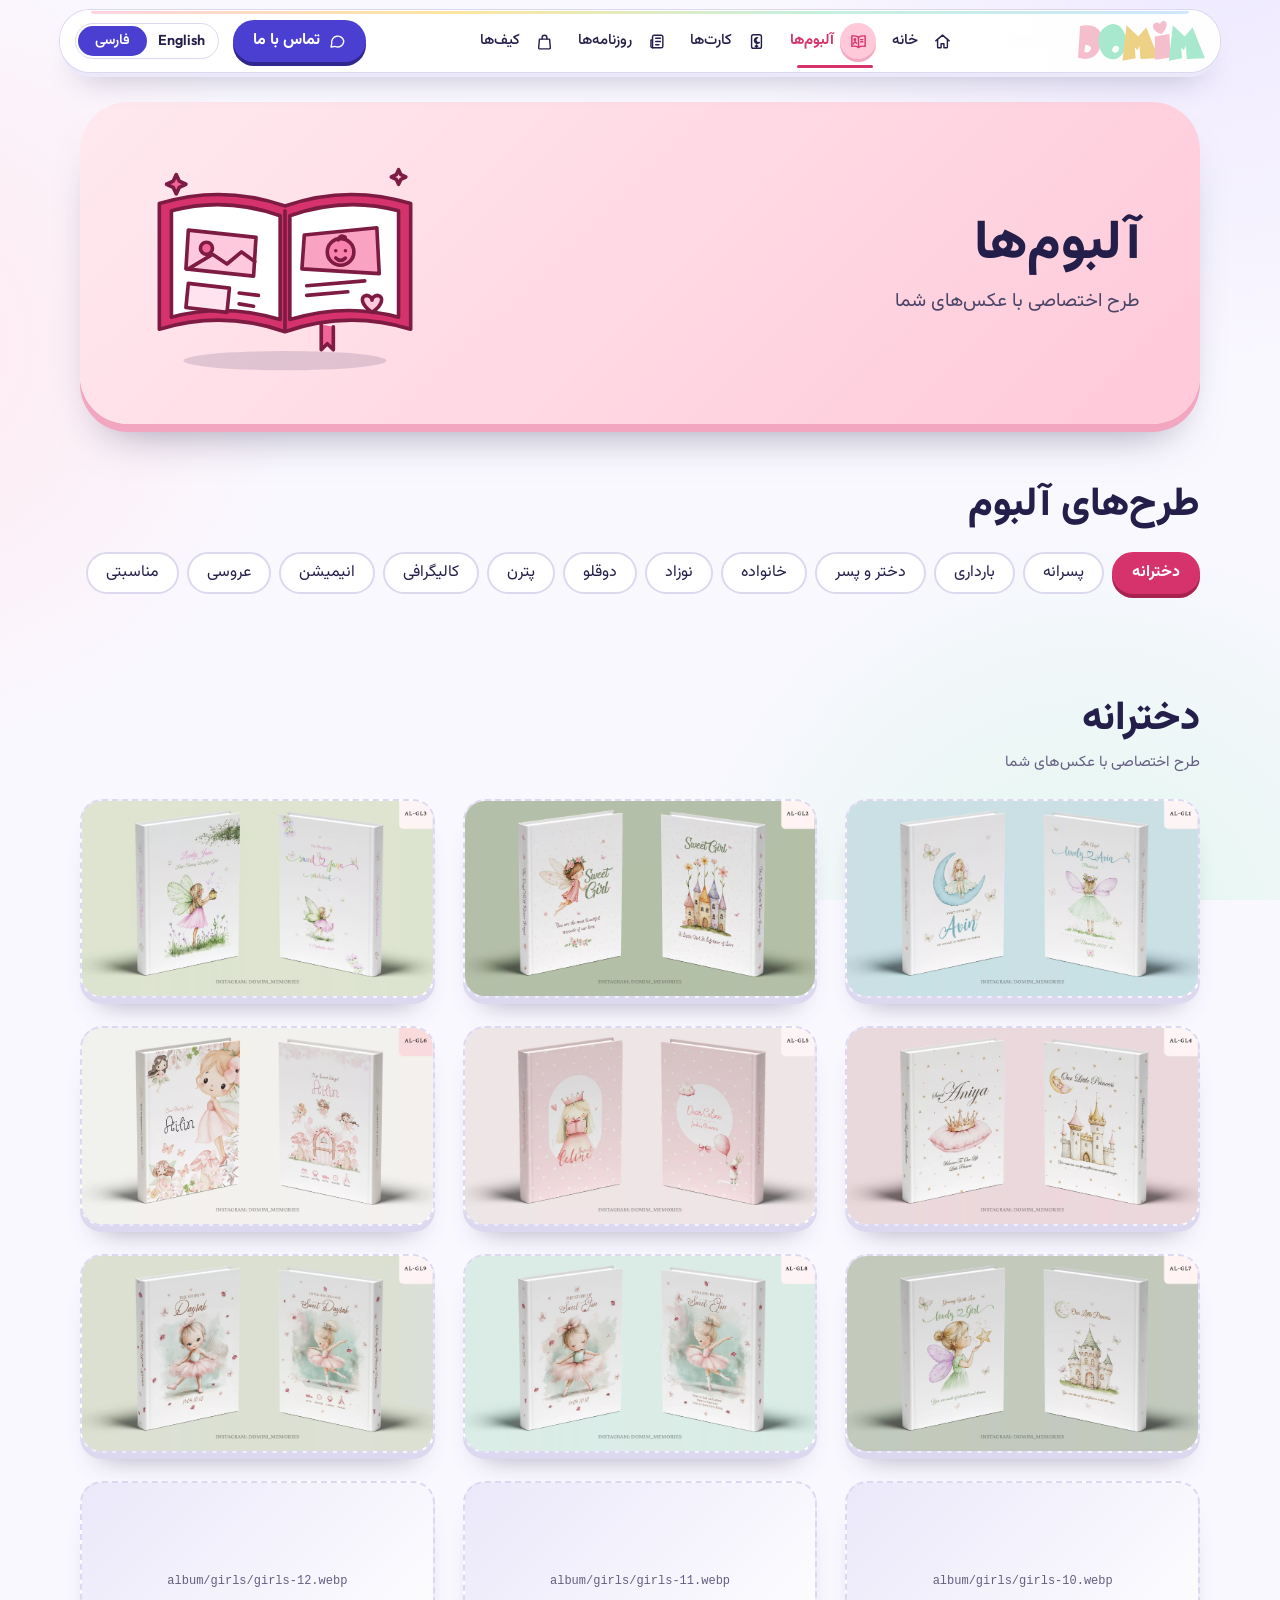
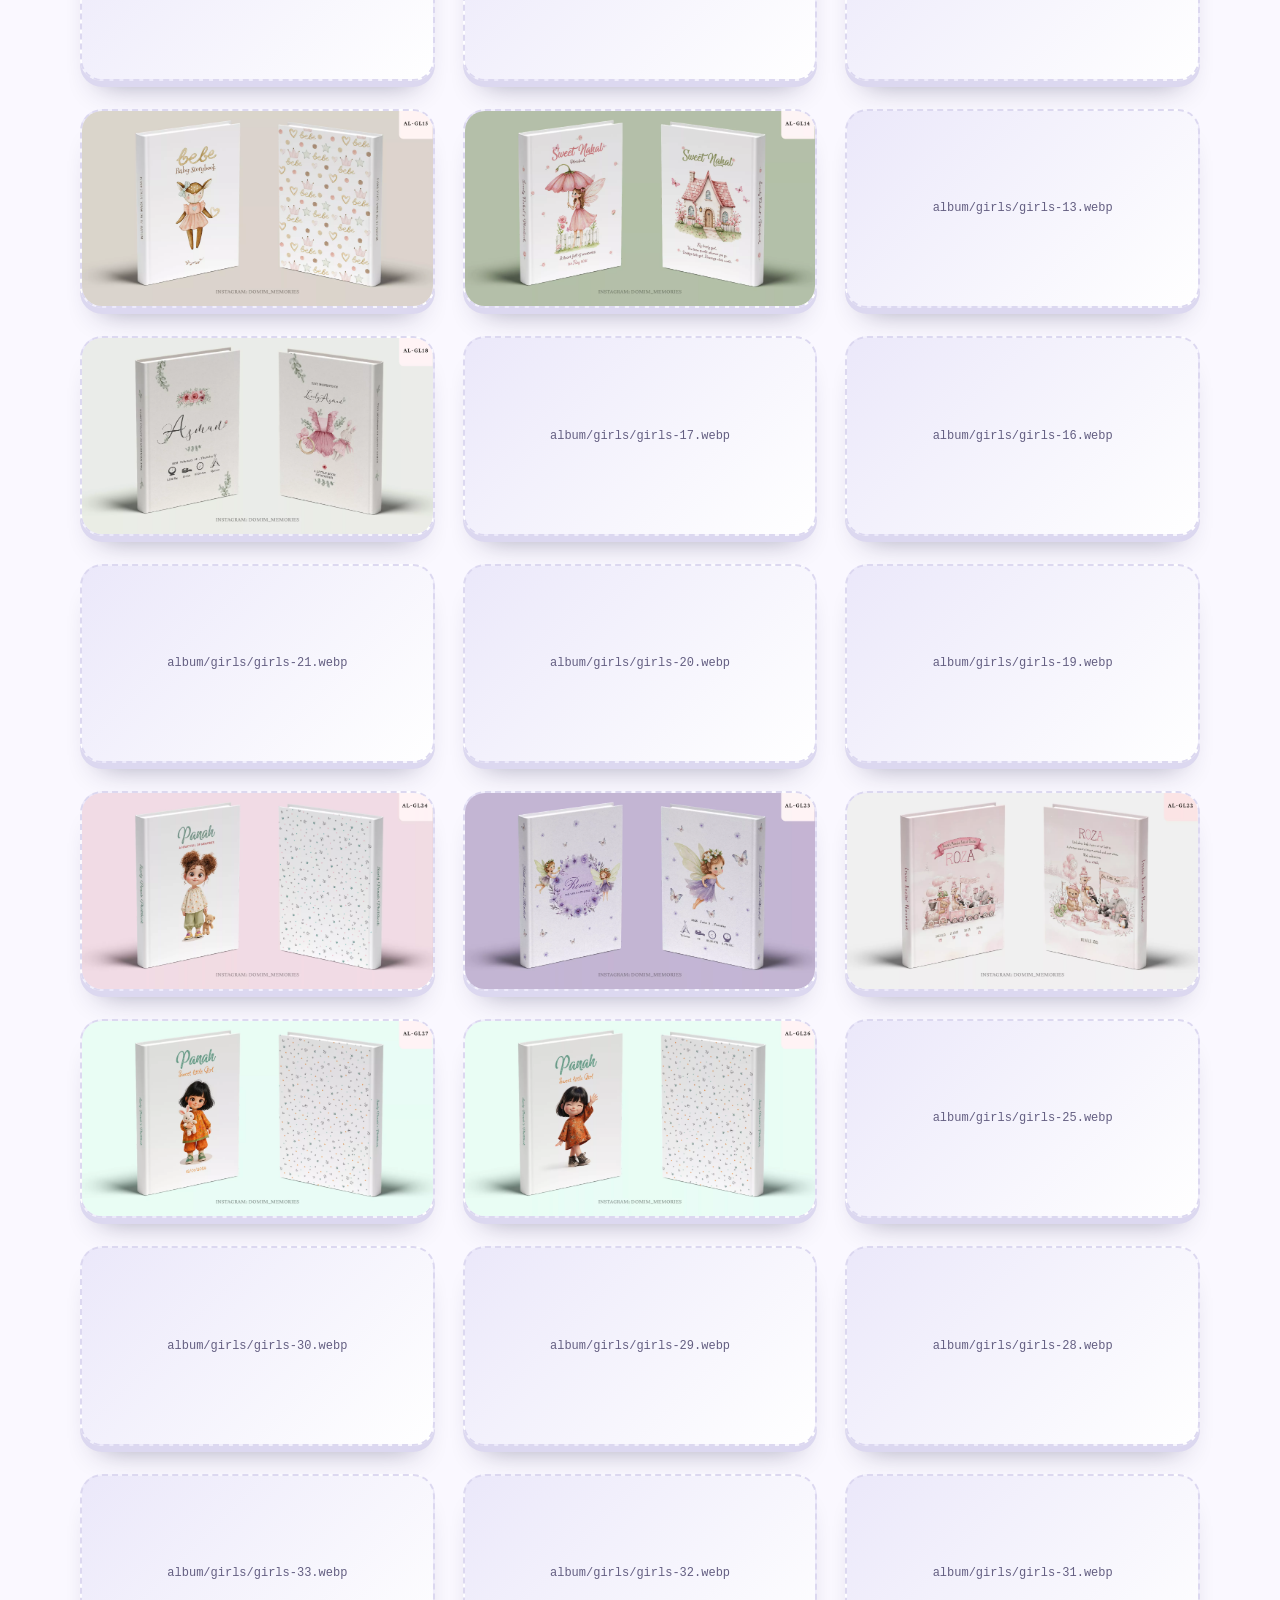
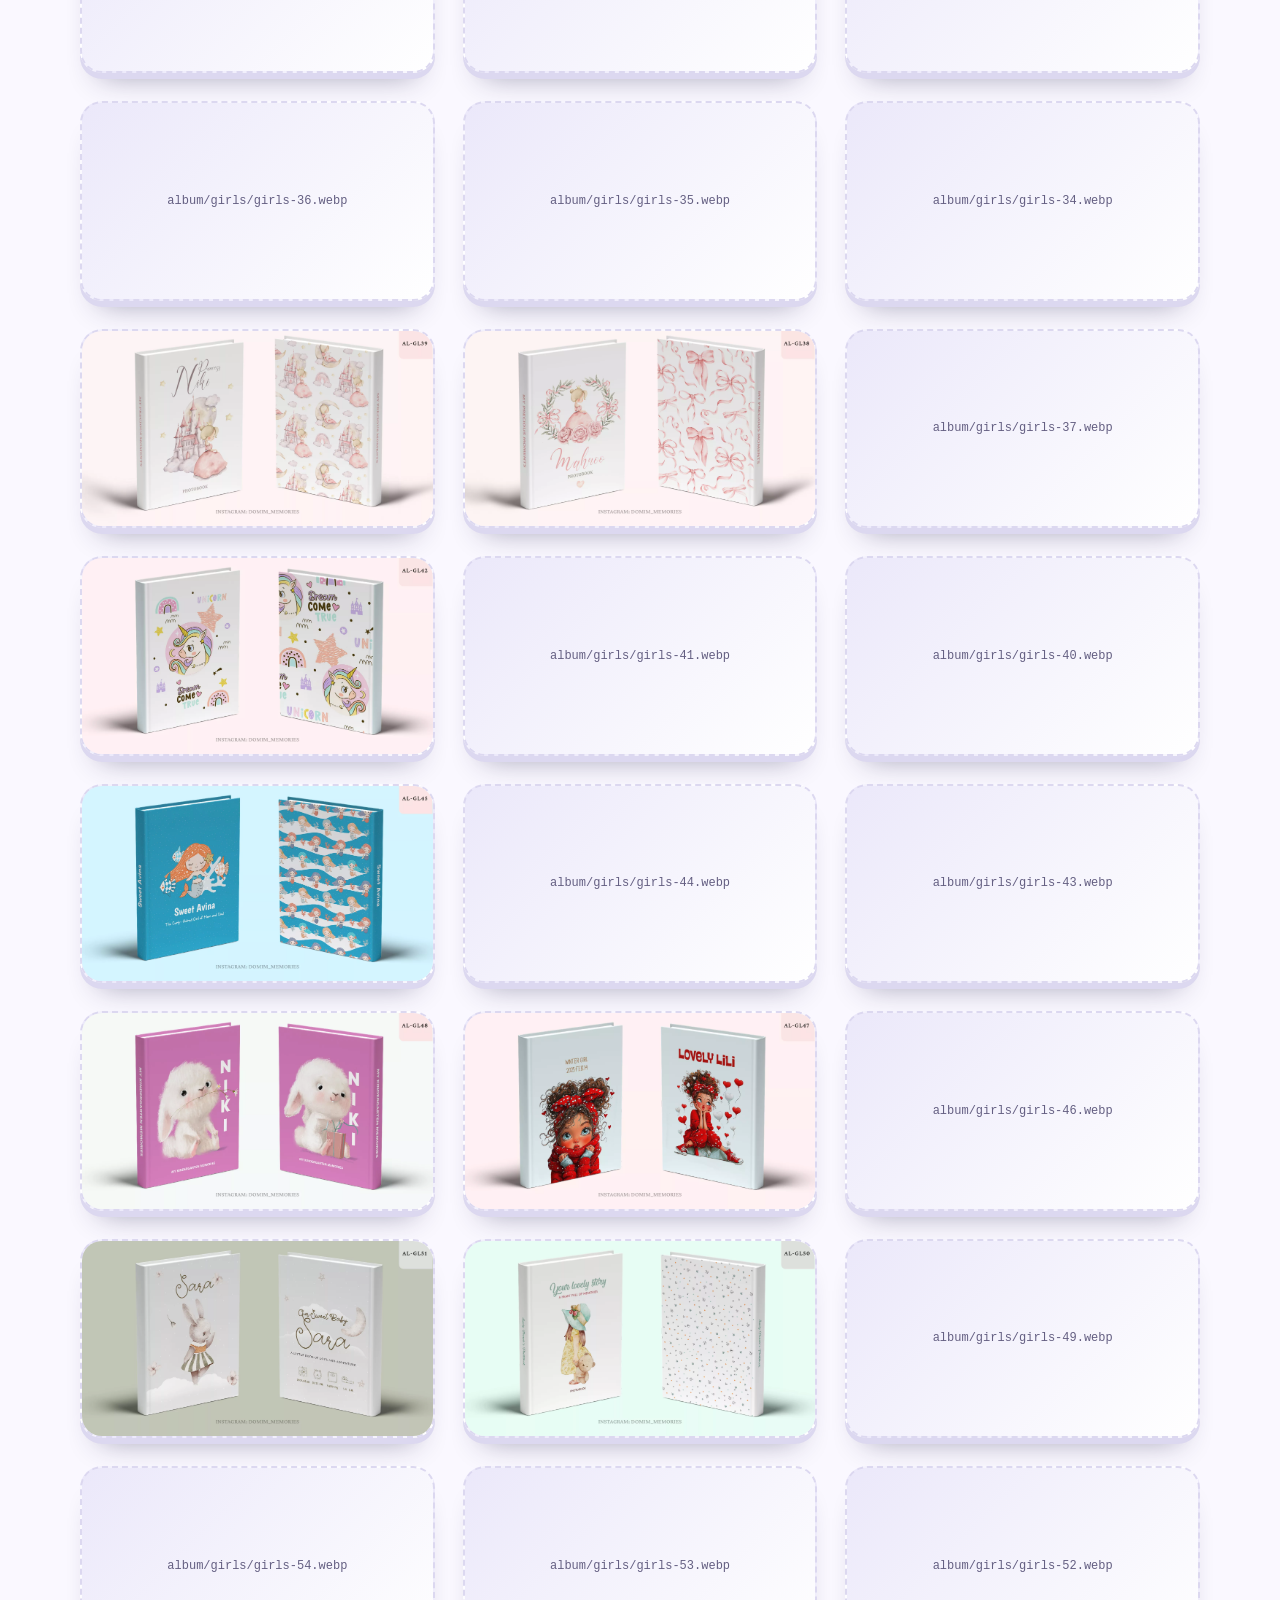
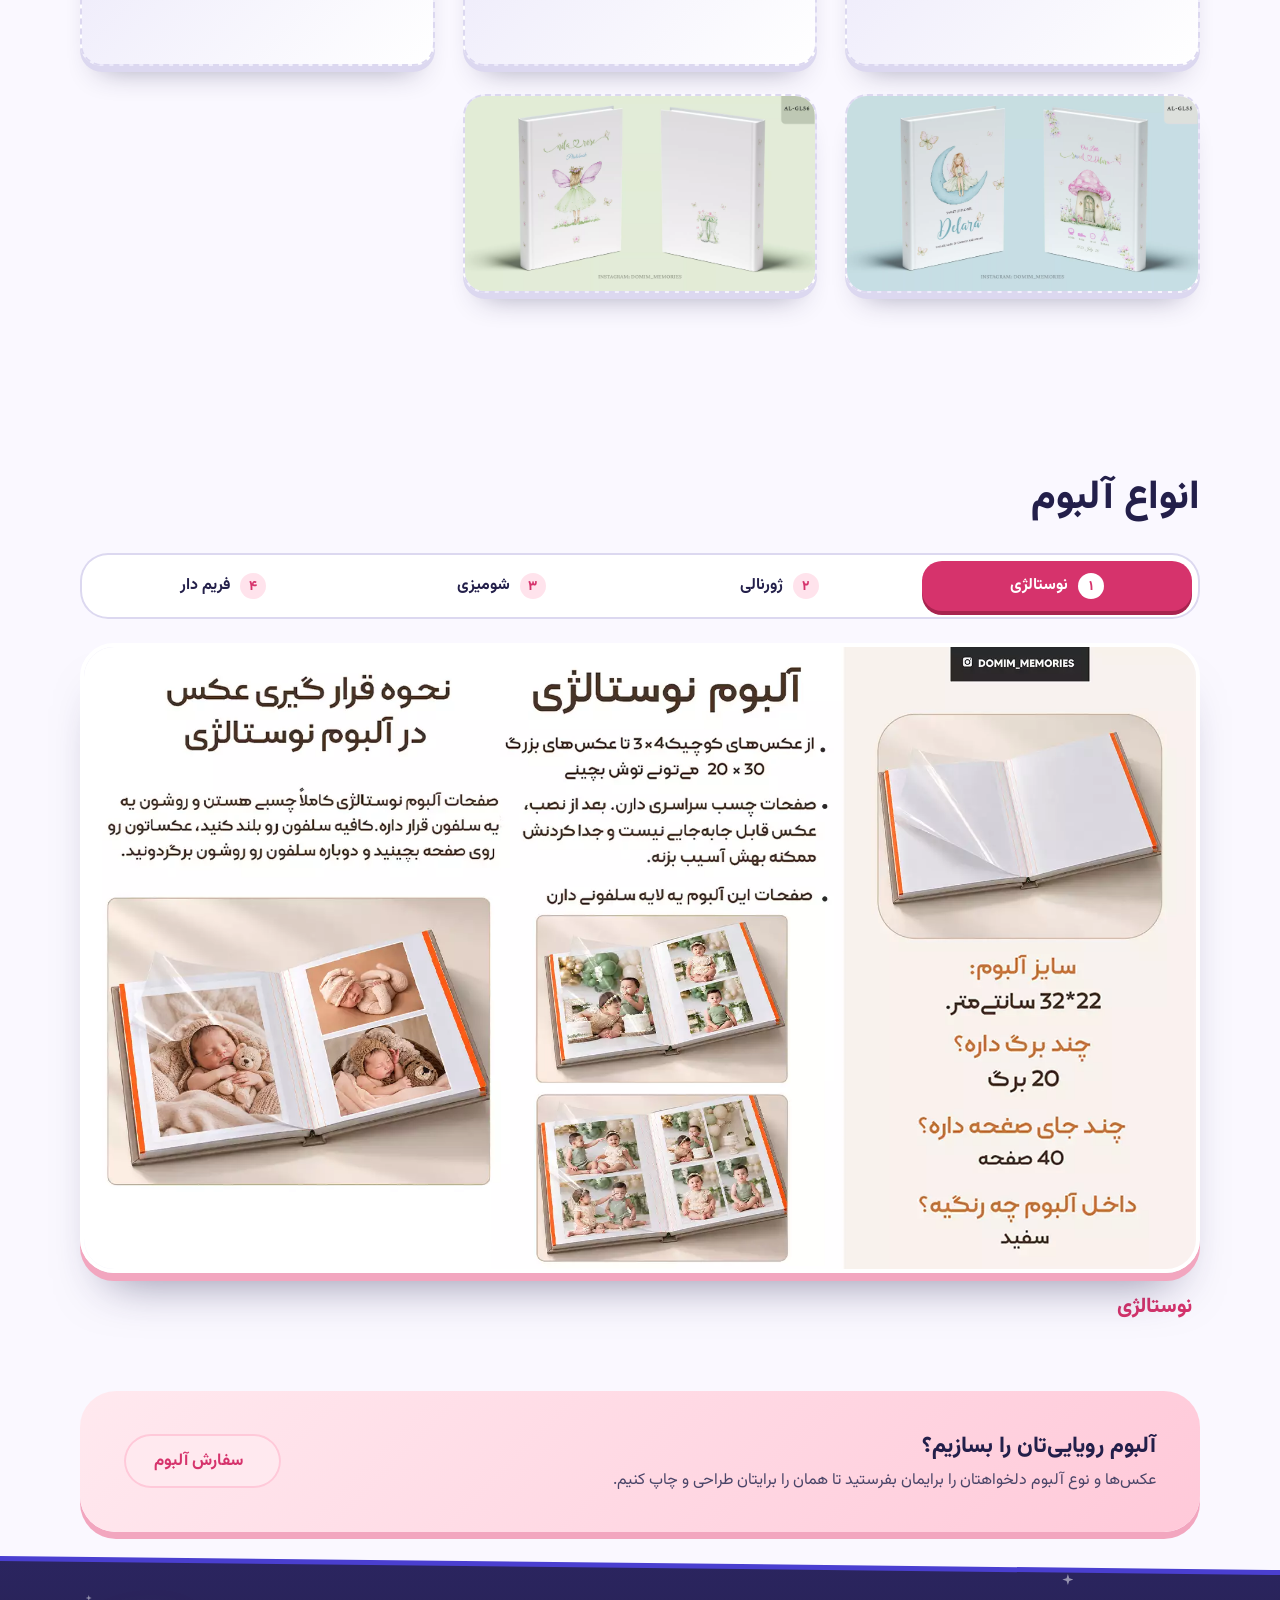
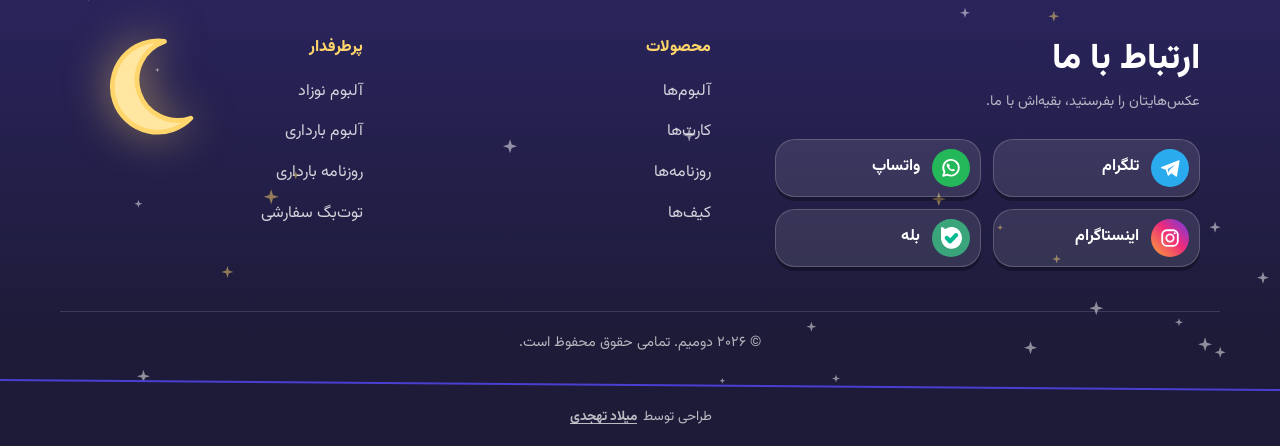
<file: albums.html>
<!DOCTYPE html>
<html lang="fa" dir="rtl">
<head>
<meta charset="utf-8">
<meta name="google" content="notranslate">
<!-- =====================================================================
     Domim | albums.html
     Every page is the same small shell: the visible content (header, sections, footer) is built by
     js/app.js from js/content.js, so you rarely edit this file.
     What you CAN edit here: the Persian <title>, description, keywords below (search engines read these
     first). English versions of them live in js/content.js (TEXT.en.titles / descriptions / keywords).
     REPLACE https://domim-memories.ir/ with your real domain in this file (Find & Replace in all files).
     ===================================================================== -->
<meta name="viewport" content="width=device-width, initial-scale=1, viewport-fit=cover"> <!-- viewport-fit=cover: full screen on iPhone notch -->
<meta name="theme-color" content="#ffffff"> <!-- colour of the browser bar on phones -->
<title>دومیم | آلبوم نوزاد، بارداری و کودک سفارشی</title>
<meta name="description" content="آلبوم نوزاد، آلبوم بارداری و آلبوم کودک سفارشی در طرح‌های نوستالژیک، ژورنالی، پیراهنی و قاب‌دار؛ ساخته‌شده با عکس‌های شما.">
<meta name="keywords" content="آلبوم نوزاد, آلبوم بارداری, آلبوم کودک, آلبوم دخترانه, آلبوم پسرانه, آلبوم دوقلو, آلبوم خودچسب, آلبوم نوستالژیک, آلبوم قاب‌دار, آلبوم عکس سفارشی, آلبوم خانوادگی">
<meta name="robots" content="index, follow, max-image-preview:large">
<meta name="author" content="Domim">
<!-- Canonical + language versions (English = same page with ?lang=en) -->
<link rel="canonical" href="https://domim-memories.ir/albums.html">
<link rel="alternate" hreflang="fa" href="https://domim-memories.ir/albums.html">
<link rel="alternate" hreflang="en" href="https://domim-memories.ir/albums.html?lang=en">
<link rel="alternate" hreflang="x-default" href="https://domim-memories.ir/albums.html">
<!-- Icons: favicon (browser tab), apple-touch-icon (iPhone/iPad home screen), manifest (Android home screen) -->
<link rel="icon" href="favicon.svg" type="image/svg+xml">
<link rel="icon" href="favicon.ico" sizes="any">
<link rel="apple-touch-icon" href="apple-touch-icon.svg" type="image/svg+xml">
<link rel="manifest" href="site.webmanifest">
<meta name="mobile-web-app-capable" content="yes">
<meta name="apple-mobile-web-app-title" content="دومیم">
<meta name="format-detection" content="telephone=no">
<!-- Social sharing (WhatsApp, Telegram, Instagram, X...). Image: hero/og-image.webp, 1200 x 630 -->
<meta property="og:type" content="website">
<meta property="og:site_name" content="Domim | دومیم">
<meta property="og:title" content="دومیم | آلبوم نوزاد، بارداری و کودک سفارشی">
<meta property="og:description" content="آلبوم نوزاد، آلبوم بارداری و آلبوم کودک سفارشی در طرح‌های نوستالژیک، ژورنالی، پیراهنی و قاب‌دار؛ ساخته‌شده با عکس‌های شما.">
<meta property="og:url" content="https://domim-memories.ir/albums.html">
<meta property="og:image" content="https://domim-memories.ir/hero/og-image.webp">
<meta property="og:image:width" content="1200">
<meta property="og:image:height" content="630">
<meta property="og:locale" content="fa_IR">
<meta property="og:locale:alternate" content="en_US">
<meta name="twitter:card" content="summary_large_image">
<meta name="twitter:title" content="دومیم | آلبوم نوزاد، بارداری و کودک سفارشی">
<meta name="twitter:description" content="آلبوم نوزاد، آلبوم بارداری و آلبوم کودک سفارشی در طرح‌های نوستالژیک، ژورنالی، پیراهنی و قاب‌دار؛ ساخته‌شده با عکس‌های شما.">
<meta name="twitter:image" content="https://domim-memories.ir/hero/og-image.webp">
<!-- Fonts are self-hosted in fonts/ (their @font-face rules are in css/style.css): preload the two main files -->
<link rel="preload" href="fonts/Vazirmatn-Variable.woff2" as="font" type="font/woff2" crossorigin>
<link rel="preload" href="fonts/Outfit-Variable-latin.woff2" as="font" type="font/woff2" crossorigin>
<!-- css/style.css = layout + components, css/fx.css = motion, 3D and the animated background -->
<link rel="stylesheet" href="css/style.css">
<link rel="stylesheet" href="css/fx.css">

<script>
        (function() {
            document.addEventListener("contextmenu", function(e) {
                e.preventDefault();
            });
            document.addEventListener("keydown", function(e) {
                const key = e.key;
                const ctrl = e.ctrlKey || e.metaKey;
                const shift = e.shiftKey;
                if (ctrl && key === "u") {
                    e.preventDefault();
                    return;
                }
                if (key === "F12") {
                    e.preventDefault();
                    return;
                }
                if (ctrl && shift && key === "I") {
                    e.preventDefault();
                    return;
                }
                if (ctrl && shift && key === "J") {
                    e.preventDefault();
                    return;
                }
                if (ctrl && shift && key === "C") {
                    e.preventDefault();
                    return;
                }
                if (ctrl && key === "s") {
                    e.preventDefault();
                    return;
                }
            });
        })();
</script>
     
</head>
<body data-page="albums">
<!-- Animated background: soft colour washes + floating clouds, balloons, stars, moons and hearts (the shapes are added by js/fx.js) -->
<div id="bg" aria-hidden="true"><div class="bgl bgl-s"></div></div>
<!-- Header, page content and footer are rendered by js/app.js (shared by all pages) -->
<header id="site-header"></header>
<main id="page"></main>
<footer id="site-footer"></footer>
<!-- Shown only when JavaScript is off (also read by simple crawlers) -->
<noscript><div class="wrap" style="padding-block:40px;text-align:center"><h1>دومیم | آلبوم نوزاد، بارداری و کودک سفارشی</h1><p>آلبوم نوزاد، آلبوم بارداری و آلبوم کودک سفارشی در طرح‌های نوستالژیک، ژورنالی، پیراهنی و قاب‌دار؛ ساخته‌شده با عکس‌های شما.</p>
<p><a href="index.html">خانه</a> | <a href="albums.html">آلبوم‌ها</a> | <a href="newspapers.html">روزنامه‌ها</a> | <a href="bags.html">کیف‌ها</a> | <a href="cards.html">کارت‌ها</a></p></div></noscript>
<script src="js/content.js"></script> <!-- all editable content -->
<script src="js/icons.js"></script>   <!-- SVG icons + illustrations -->
<script src="js/fx.js"></script>      <!-- animations, 3D, background -->
<script src="js/scroll.js"></script>  <!-- sideways scrolling: tag rows + review gallery (arrows, drag, bar) -->
<script src="js/app.js"></script>     <!-- builds the page -->
</body>
</html>
</file>
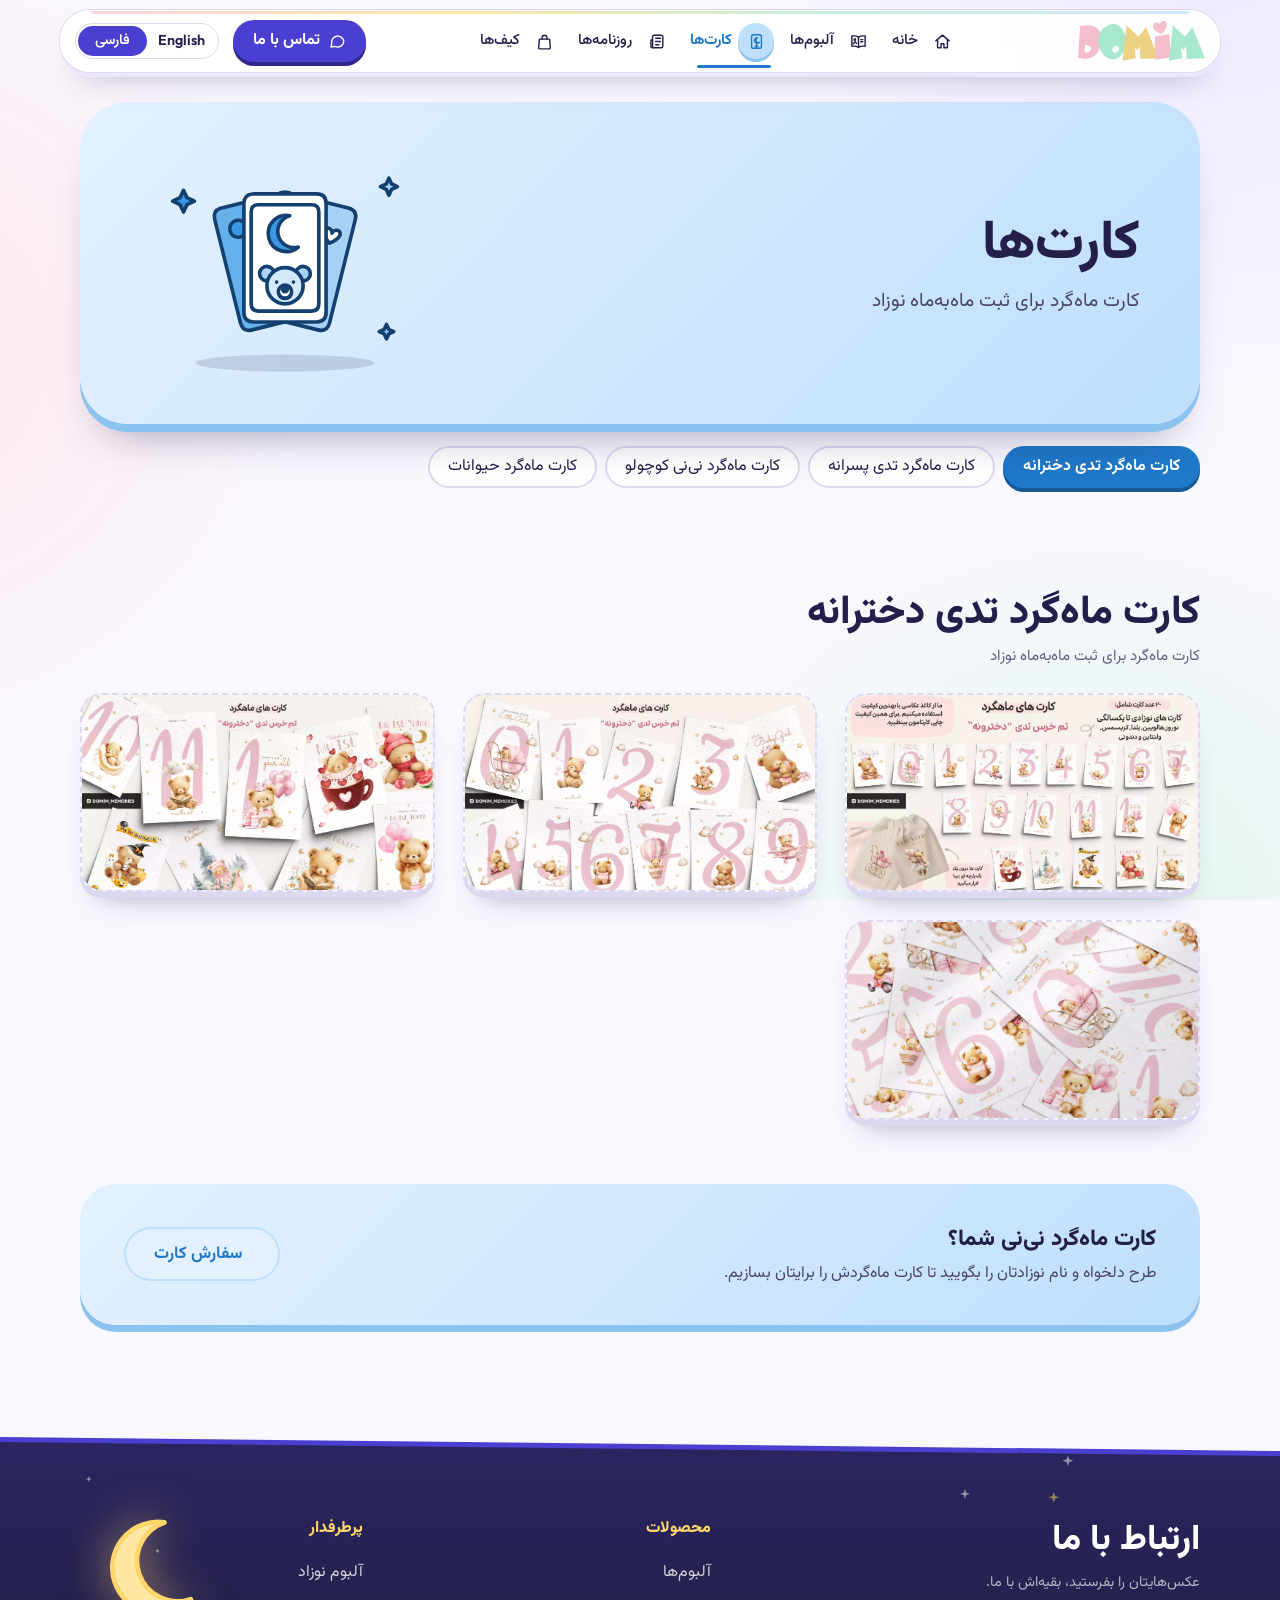
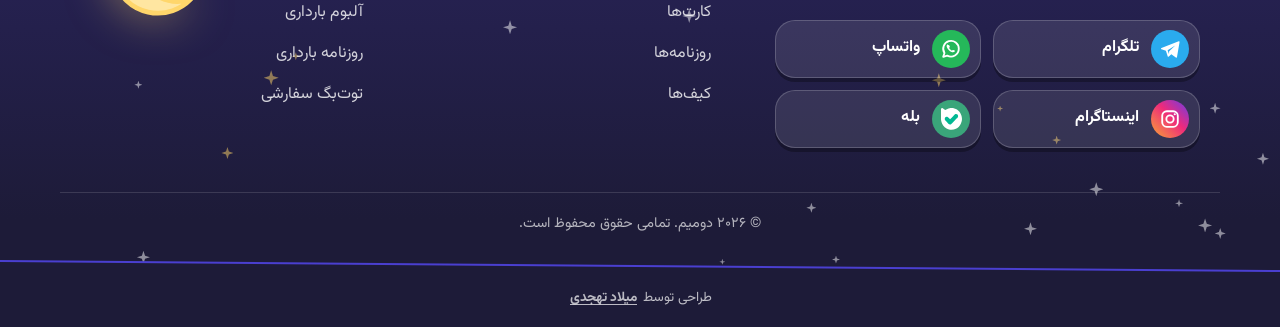
<file: cards.html>
<!DOCTYPE html>
<html lang="fa" dir="rtl">
<head>
<meta charset="utf-8">
<meta name="google" content="notranslate">
<!-- =====================================================================
     Domim | cards.html
     Every page is the same small shell: the visible content (header, sections, footer) is built by
     js/app.js from js/content.js, so you rarely edit this file.
     What you CAN edit here: the Persian <title>, description, keywords below (search engines read these
     first). English versions of them live in js/content.js (TEXT.en.titles / descriptions / keywords).
     REPLACE https://domim-memories.ir/ with your real domain in this file (Find & Replace in all files).
     ===================================================================== -->
<meta name="viewport" content="width=device-width, initial-scale=1, viewport-fit=cover"> <!-- viewport-fit=cover: full screen on iPhone notch -->
<meta name="theme-color" content="#ffffff"> <!-- colour of the browser bar on phones -->
<title>دومیم | کارت ماه‌گرد نوزاد؛ تدی، نی‌نی کوچولو و حیوانات</title>
<meta name="description" content="کارت ماه‌گرد نوزاد با طرح تدی دخترانه و پسرانه، نی‌نی کوچولو و حیوانات؛ برای ثبت عکس ماهانه و خاطرات ماه‌به‌ماه نوزاد.">
<meta name="keywords" content="کارت ماه گرد, کارت ماه‌گرد نوزاد, کارت ماه گرد تدی, کارت ماه گرد دخترانه, کارت ماه گرد پسرانه, کارت ماه گرد حیوانات, عکس ماهانه نوزاد, کارت ماهگرد نی نی">
<meta name="robots" content="index, follow, max-image-preview:large">
<meta name="author" content="Domim">
<!-- Canonical + language versions (English = same page with ?lang=en) -->
<link rel="canonical" href="https://domim-memories.ir/cards.html">
<link rel="alternate" hreflang="fa" href="https://domim-memories.ir/cards.html">
<link rel="alternate" hreflang="en" href="https://domim-memories.ir/cards.html?lang=en">
<link rel="alternate" hreflang="x-default" href="https://domim-memories.ir/cards.html">
<!-- Icons: favicon (browser tab), apple-touch-icon (iPhone/iPad home screen), manifest (Android home screen) -->
<link rel="icon" href="favicon.svg" type="image/svg+xml">
<link rel="icon" href="favicon.ico" sizes="any">
<link rel="apple-touch-icon" href="apple-touch-icon.svg" type="image/svg+xml">
<link rel="manifest" href="site.webmanifest">
<meta name="mobile-web-app-capable" content="yes">
<meta name="apple-mobile-web-app-title" content="دومیم">
<meta name="format-detection" content="telephone=no">
<!-- Social sharing (WhatsApp, Telegram, Instagram, X...). Image: hero/og-image.webp, 1200 x 630 -->
<meta property="og:type" content="website">
<meta property="og:site_name" content="Domim | دومیم">
<meta property="og:title" content="دومیم | کارت ماه‌گرد نوزاد؛ تدی، نی‌نی کوچولو و حیوانات">
<meta property="og:description" content="کارت ماه‌گرد نوزاد با طرح تدی دخترانه و پسرانه، نی‌نی کوچولو و حیوانات؛ برای ثبت عکس ماهانه و خاطرات ماه‌به‌ماه نوزاد.">
<meta property="og:url" content="https://domim-memories.ir/cards.html">
<meta property="og:image" content="https://domim-memories.ir/hero/og-image.webp">
<meta property="og:image:width" content="1200">
<meta property="og:image:height" content="630">
<meta property="og:locale" content="fa_IR">
<meta property="og:locale:alternate" content="en_US">
<meta name="twitter:card" content="summary_large_image">
<meta name="twitter:title" content="دومیم | کارت ماه‌گرد نوزاد؛ تدی، نی‌نی کوچولو و حیوانات">
<meta name="twitter:description" content="کارت ماه‌گرد نوزاد با طرح تدی دخترانه و پسرانه، نی‌نی کوچولو و حیوانات؛ برای ثبت عکس ماهانه و خاطرات ماه‌به‌ماه نوزاد.">
<meta name="twitter:image" content="https://domim-memories.ir/hero/og-image.webp">
<!-- Fonts are self-hosted in fonts/ (their @font-face rules are in css/style.css): preload the two main files -->
<link rel="preload" href="fonts/Vazirmatn-Variable.woff2" as="font" type="font/woff2" crossorigin>
<link rel="preload" href="fonts/Outfit-Variable-latin.woff2" as="font" type="font/woff2" crossorigin>
<!-- css/style.css = layout + components, css/fx.css = motion, 3D and the animated background -->
<link rel="stylesheet" href="css/style.css">
<link rel="stylesheet" href="css/fx.css">

<script>
        (function() {
            document.addEventListener("contextmenu", function(e) {
                e.preventDefault();
            });
            document.addEventListener("keydown", function(e) {
                const key = e.key;
                const ctrl = e.ctrlKey || e.metaKey;
                const shift = e.shiftKey;
                if (ctrl && key === "u") {
                    e.preventDefault();
                    return;
                }
                if (key === "F12") {
                    e.preventDefault();
                    return;
                }
                if (ctrl && shift && key === "I") {
                    e.preventDefault();
                    return;
                }
                if (ctrl && shift && key === "J") {
                    e.preventDefault();
                    return;
                }
                if (ctrl && shift && key === "C") {
                    e.preventDefault();
                    return;
                }
                if (ctrl && key === "s") {
                    e.preventDefault();
                    return;
                }
            });
        })();
</script>

</head>
<body data-page="cards">
<!-- Animated background: soft colour washes + floating clouds, balloons, stars, moons and hearts (the shapes are added by js/fx.js) -->
<div id="bg" aria-hidden="true"><div class="bgl bgl-s"></div></div>
<!-- Header, page content and footer are rendered by js/app.js (shared by all pages) -->
<header id="site-header"></header>
<main id="page"></main>
<footer id="site-footer"></footer>
<!-- Shown only when JavaScript is off (also read by simple crawlers) -->
<noscript><div class="wrap" style="padding-block:40px;text-align:center"><h1>دومیم | کارت ماه‌گرد نوزاد؛ تدی، نی‌نی کوچولو و حیوانات</h1><p>کارت ماه‌گرد نوزاد با طرح تدی دخترانه و پسرانه، نی‌نی کوچولو و حیوانات؛ برای ثبت عکس ماهانه و خاطرات ماه‌به‌ماه نوزاد.</p>
<p><a href="index.html">خانه</a> | <a href="albums.html">آلبوم‌ها</a> | <a href="newspapers.html">روزنامه‌ها</a> | <a href="bags.html">کیف‌ها</a> | <a href="cards.html">کارت‌ها</a></p></div></noscript>
<script src="js/content.js"></script> <!-- all editable content -->
<script src="js/icons.js"></script>   <!-- SVG icons + illustrations -->
<script src="js/fx.js"></script>      <!-- animations, 3D, background -->
<script src="js/scroll.js"></script>  <!-- sideways scrolling: tag rows + review gallery (arrows, drag, bar) -->
<script src="js/app.js"></script>     <!-- builds the page -->
</body>
</html>
</file>
<file: css/style.css>
/* ==========================================================
   Domim - style.css (shared by all pages: layout + components)
   Motion, 3D effects and the animated background live in fx.css.
   Uses logical properties (inline-start/end) so RTL (fa) and LTR (en) both work.

   MAP OF THIS FILE
    0. Fonts (self-hosted)
    1. Edge controls + design tokens (colours, width)
    2. Base
    3. Header (with page icons)
    4. Buttons
    5. Image placeholder
    6. Home: hero
    7. Home: section headings + category cards
    8. Home: "Why Domim" (bento tiles)
    9. Home: "How to order" (progress path)
   10. Home: reviews (horizontal 16:9 screenshot gallery)
   11. Home: FAQ (accordion + crib mobile)
   12. Product pages: banner, tags, gallery, order box
   13. Lightbox (photo zoom)
   14. Footer (night sky) + back-to-top button
   15. Responsive rules (tablet / phone)
   ========================================================== */

/* ==== 0. FONTS (self-hosted, no external requests) ====
   Vazirmatn = Persian (and fallback for Latin), Outfit = English. Both are variable fonts: one file covers every
   weight 100-900, so the rest of this file can use font-weight 400/500/600/700/800.
   Files are in ../fonts/ (relative to this css file). Licenses: SIL Open Font License (OFL-Vazirmatn.txt, LICENSE-Outfit.txt).
   Outfit is split by character range: the browser downloads the "latin" file for normal English text and
   "latin-ext" only when a page uses accented characters. The pages also preload the two main files in their <head>. */
@font-face{
  font-family:'Vazirmatn';
  src:url('../fonts/Vazirmatn-Variable.woff2') format('woff2');
  font-weight:100 900;font-style:normal;font-display:swap;
}
/* Outfit is split by character range: the browser downloads the "latin" file for normal English text
   and "latin-ext" only when a page uses accented characters. */
@font-face{
  font-family:'Outfit';
  src:url('../fonts/Outfit-Variable-latin-ext.woff2') format('woff2');
  font-weight:100 900;font-style:normal;font-display:swap;
  unicode-range:U+0100-02BA,U+02BD-02C5,U+02C7-02CC,U+02CE-02D7,U+02DD-02FF,U+0304,U+0308,U+0329,U+1D00-1DBF,U+1E00-1E9F,U+1EF2-1EFF,U+2020,U+20A0-20AB,U+20AD-20C0,U+2113,U+2C60-2C7F,U+A720-A7FF;
}
@font-face{
  font-family:'Outfit';
  src:url('../fonts/Outfit-Variable-latin.woff2') format('woff2');
  font-weight:100 900;font-style:normal;font-display:swap;
  unicode-range:U+0000-00FF,U+0131,U+0152-0153,U+02BB-02BC,U+02C6,U+02DA,U+02DC,U+0304,U+0308,U+0329,U+2000-206F,U+20AC,U+2122,U+2191,U+2193,U+2212,U+2215,U+FEFF,U+FFFD;
}

/* ==== 1. SKEW / EDGE CONTROLS (edit these by hand) ====
   Two INDEPENDENT diagonal edges: FT = footer top, CR = top of the designer-credit line.
   (The header is now a floating rounded bar: its controls are --hb-radius / --hb-bg in section 3.)
   --xx-slant     height of the diagonal in px (0px = flat edge, bigger = steeper)   [desktop]
   --xx-slant-m   same, for phones (screen width <= 800px)
   --xx-dir       direction: 1 = rises toward the right, -1 = rises toward the left
   --xx-edge-w    thickness of the coloured line along the diagonal (0px = no line)
   --xx-edge      colour of that line          --ft-bg / --cr-bg   fill colour of each part
   --cr-fg        text colour of the credit line
   --mirror-rtl   -1 = on Persian pages the diagonals are mirrored; 1 = same direction in both languages */
:root{
  --ft-slant:14px;--ft-slant-m:8px;--ft-dir:1;--ft-edge-w:5px;--ft-bg:linear-gradient(180deg,#2b2560 0%,#1d1b38 78%);--ft-edge:#4a3fd0;
  --cr-slant:10px;--cr-slant-m:6px;--cr-dir:1;--cr-edge-w:2px;--cr-bg:#1d1b38;--cr-fg:#ffffffb3;--cr-edge:var(--ft-edge);
  --mirror-rtl:-1}
html{--m:1} html[dir=rtl]{--m:var(--mirror-rtl)}

/* ---- Design tokens ----
   Brand indigo (--acc) + soft baby pastels used for category colours, illustrations and backgrounds. */
:root{--bg:#faf8ff;--ink:#231f4a;--mut:#645f82;--acc:#4a3fd0;--acc-d:#2f2690;--soft:#ebe8fa;--line:#dcd8f0;--hl:#ffd66b;--w:1160px;
  --blush:#ffd3df;--butter:#ffe6a1;--mint:#c4f0df;--sky:#cfe6ff;--lilac:#e3deff;--peach:#ffdcc2;
  --shadow:35 31 74}                                            /* RGB triple of the shadow colour */

/* ==== 2. BASE ==== */
*{box-sizing:border-box;margin:0}
html{scroll-behavior:smooth;-webkit-text-size-adjust:100%;text-size-adjust:100%;-webkit-tap-highlight-color:transparent}
/* Font per language (html[lang] is set by app.js) */
html[lang=fa] body{font-family:'Vazirmatn',Tahoma,sans-serif}
html[lang=en] body{font-family:'Outfit',system-ui,-apple-system,'Segoe UI',sans-serif}
body{background:var(--bg);color:var(--ink);line-height:1.8;overflow-x:hidden;min-height:100vh}
@supports (overflow:clip){body{overflow-x:clip}}                 /* clip keeps position:sticky working */
img,svg{max-width:100%;display:block}
a{color:inherit;text-decoration:none}
button{font:inherit;color:inherit}
ul,ol{padding:0}
:focus-visible{outline:3px solid var(--acc);outline-offset:3px;border-radius:6px}
.wrap{max-width:var(--w);margin-inline:auto;padding-inline:20px}
/* "Skip to content" link: visible only while focused with the keyboard */
.skip{position:absolute;inset-inline-start:12px;top:-80px;z-index:200;background:var(--acc);color:#fff;padding:8px 18px;border-radius:99px;font-weight:700;transition:top .2s}
.skip:focus{top:10px}
#page{display:block;min-height:50vh}
:target{scroll-margin-top:104px}           /* keeps anchors (#products ...) clear of the floating header */

/* ==== 3. HEADER ====
   Floating glass bar (rounded, with a soft "thickness" shadow and a pastel colour line on top).
   Web: logo | page links (icon disc + text) | Contact | language switch, all in ONE row.
   Phone: row 1 = logo | Contact | language, row 2 = the four page links as a normal equal-width menu bar
          (icon + text, underline marks the current page; no pills).
   CONTROLS:  --hb-radius = corner roundness of the bar     --hb-bg = bar background (keep it a bit transparent for the glass effect) */
:root{--hb-radius:30px;--hb-bg:#fffffff0}
.p-home{--p1:#f1eeff;--p2:#e3deff;--edge:#c6bdf4;--pc:var(--acc);--pc-d:var(--acc-d);--pc-soft:var(--soft)}   /* Home link colours (the other pages use the category colours below, section 7) */
#site-header{position:sticky;top:0;z-index:50;padding:10px 12px 0;color:var(--ink);pointer-events:none}   /* the gaps beside the bar stay clickable-through */
.hbar{pointer-events:auto;position:relative;display:flex;align-items:center;gap:14px;max-width:var(--w);margin-inline:auto;padding:8px 14px;border-radius:var(--hb-radius);
  background:var(--hb-bg);-webkit-backdrop-filter:saturate(1.5) blur(14px);backdrop-filter:saturate(1.5) blur(14px);border:1px solid #fff;
  box-shadow:0 0 0 1px var(--line),0 6px 0 -1px var(--soft),0 20px 34px -20px rgb(var(--shadow) / .4);transition:padding .3s,box-shadow .3s}
.hbar::before{content:'';position:absolute;inset:0 var(--hb-radius) auto;height:3px;border-radius:0 0 4px 4px;background:linear-gradient(90deg,var(--blush),var(--butter),var(--mint),var(--sky))}
#site-header.stuck .hbar{padding-block:5px;box-shadow:0 0 0 1px var(--line),0 4px 0 -1px var(--soft),0 26px 36px -18px rgb(var(--shadow) / .5)}
.logo{display:block;flex:none}
.logo img{height:40px;width:auto;max-width:100%;object-fit:contain;transition:height .3s}
#site-header.stuck .logo img{height:34px}
html[dir=rtl] .logo img{object-position:right}
/* Page links: icon + text. The icon is inline SVG from icons.js (IC.nav).
   This part is only STRUCTURE. Every link carries its own colour (--pc, --p1, --p2, --edge from its .p-home / .p-albums / .p-newspapers / .p-bags class);
   the colours and the hover effect are set separately for web, tablet and phone in 3b, 3c and 3d below. */
.nav{display:flex;gap:2px;margin-inline:auto}
.nav a{position:relative;display:flex;align-items:center;gap:9px;padding:4px 14px 4px 8px;padding-inline:8px 14px;border-radius:99px;font-weight:500;white-space:nowrap;transition:color .2s,background .2s}
.ni{display:grid;place-items:center;flex:none}
.nav .ic{width:20px;height:20px}
.nav a.on{font-weight:700}
.nav a::after{content:'';position:absolute;inset-inline:12px;bottom:-5px;height:3px;border-radius:3px;transform:scaleX(0);transition:transform .3s cubic-bezier(.3,1.4,.5,1)}
.nav a.on::after{transform:scaleX(1)}
.nav a:hover::after{transform:scaleX(.45)} .nav a.on:hover::after{transform:scaleX(1)}

/* 3b. HEADER COLOURS + HOVER: WEB (1060px and wider)
   Text, underline, icon and the round disc behind the icon all use the colour of that link's section.
   Hover: the disc fills with the section's pastel and the icon tilts. Current page: raised disc with a thick edge. */
@media (min-width:1060px){
  .ni{width:36px;height:36px;border-radius:50%;transition:background .25s,transform .35s cubic-bezier(.3,1.6,.5,1),box-shadow .25s}
  .nav a::after{background:var(--pc)}
  .nav a:hover,.nav a.on{color:var(--pc)}
  .nav a:hover .ni{background:var(--p1);transform:translateY(-2px) rotate(-8deg)}
  .nav a.on .ni{background:var(--p2);box-shadow:0 3px 0 var(--edge)}
}
/* 3c. HEADER COLOURS + HOVER: TABLET (641px to 1059px)
   Equal-width menu bar (no discs). Current page: text, icon and underline in the section colour.
   Hover: the whole cell gets the section's pastel and the icon lifts. */
@media (min-width:641px) and (max-width:1059px){
  .nav a::after{background:var(--pc)}
  .nav a:hover,.nav a.on{color:var(--pc)}
  .nav a:hover{background:var(--p1)}
  .nav a:hover .ni{transform:translateY(-2px)}
  .nav a .ni{transition:transform .3s cubic-bezier(.3,1.6,.5,1)}
}
/* 3d. HEADER COLOURS + HOVER: PHONE (640px and narrower)
   Same menu bar. Current page: text, icon and underline in the section colour. Touch feedback: a pastel flash while pressed.
   (A real hover only exists on devices with a mouse, so it is limited to those.) */
@media (max-width:640px){
  .nav a::after{background:var(--pc)}
  .nav a.on{color:var(--pc)}
  .nav a:active{background:var(--p1)}
}
@media (max-width:640px) and (hover:hover){
  .nav a:hover{color:var(--pc)}
}
.ci{flex:none;width:18px;height:18px}
.hbar .cs{display:none} /* short contact label: only on small phones */
/* Language switch: fixed LTR layout (Persian | English), knob slides to the active side */
.sw{position:relative;display:inline-flex;align-items:stretch;direction:ltr;margin:0;box-sizing:border-box;border:1px solid var(--line);border-radius:99px;background:#fff;padding:2px;cursor:pointer;transition:border-color .2s;
  -webkit-appearance:none;appearance:none;font:inherit;line-height:1;color:inherit}
/* ^ Safari (iPhone) draws a <button> with its own padding / margin / vertical centring and is unreliable with display:grid on buttons:
     so the switch is a plain flex box, the native button look is switched off, and both labels sit in two equal flex cells */
.sw:hover{border-color:var(--acc)}
.sw::before{content:'';position:absolute;inset-block:2px;inset-inline-start:2px;width:calc(50% - 2px);border-radius:99px;background:var(--acc);transition:inset-inline-start .25s cubic-bezier(.3,1.4,.5,1)}
.sw[aria-checked=true]::before{inset-inline-start:50%}
.sw span{position:relative;display:flex;align-items:center;justify-content:center;flex:1 1 0;min-width:0;text-align:center;line-height:1.6;padding:3px 14px;font-size:.9rem;font-weight:600;transition:color .2s}
.sw span:first-of-type{font-family:'Vazirmatn',sans-serif} .sw span:last-of-type{font-family:'Outfit',sans-serif}
.sw[aria-checked=false] span:first-of-type,.sw[aria-checked=true] span:last-of-type{color:#fff}
.sw[aria-checked=false]:hover span:last-of-type,.sw[aria-checked=true]:hover span:first-of-type{color:var(--acc)}

/* ==== 4. BUTTONS (pressable, with a solid "thickness" under them) ==== */
.btn{display:inline-flex;align-items:center;justify-content:center;gap:8px;background:var(--acc);color:#fff;font-weight:700;padding:7px 20px;border:0;border-radius:99px;cursor:pointer;
  box-shadow:0 4px 0 var(--acc-d);transition:transform .2s,box-shadow .2s,background .2s}
.btn:hover{transform:translateY(-2px);box-shadow:0 6px 0 var(--acc-d),0 14px 18px -8px #4a3fd070}
.btn:active{transform:translateY(3px);box-shadow:0 1px 0 var(--acc-d)}
.btn.big{padding:12px 30px;font-size:1.05rem}
.btn.ghost{background:#fff;color:var(--acc);box-shadow:0 4px 0 var(--line),inset 0 0 0 2px var(--line)}
.btn.ghost:hover{box-shadow:0 6px 0 var(--line),inset 0 0 0 2px var(--acc)}
.btn.ghost:active{box-shadow:0 1px 0 var(--line),inset 0 0 0 2px var(--acc)}
.arw{width:18px;height:18px}
html[dir=rtl] .arw{transform:scaleX(-1)}                          /* arrow points toward the reading direction */

/* ==== 5. IMAGE PLACEHOLDER (shows expected path until the real image exists) ==== */
.ph{position:relative;aspect-ratio:16/9;background:linear-gradient(135deg,var(--soft),#fff);border:2px dashed var(--line);border-radius:18px;display:grid;place-items:center;overflow:hidden}
.ph::before{content:attr(data-path);font:12px/1.4 monospace;color:var(--mut);direction:ltr;padding:8px;text-align:center;word-break:break-all}
.ph img{position:absolute;inset:0;width:100%;height:100%;object-fit:cover}

/* ==== 6. HOME: HERO ==== */
.hero{position:relative;padding-block:clamp(20px,4vw,48px) clamp(40px,6vw,80px)}
.hero-in{display:grid;grid-template-columns:1.05fr .95fr;gap:clamp(24px,5vw,72px);align-items:center}
.hero-t h1{font-size:clamp(2.1rem,5.2vw,3.9rem);line-height:1.3;font-weight:800;letter-spacing:-.01em}
html[lang=fa] .hero-t h1{line-height:1.5}
.hero-t p{margin-top:16px;font-size:clamp(1rem,1.5vw,1.2rem);color:var(--mut);max-width:32em}
.hero-cta{display:flex;flex-wrap:wrap;gap:16px;margin-top:30px}
/* The 3D stage: arch-shaped photo frame + floating product pictures at different depths (see fx.css) */
.hero-v{position:relative;padding:4% 8%}
.stage{position:relative;width:min(100%,430px);aspect-ratio:4/5;margin-inline:auto}
.arch-back{position:absolute;inset:7% -7% -5% 9%;border-radius:999px 999px 40px 40px;background:linear-gradient(160deg,var(--blush),var(--lilac) 70%)}
.arch{position:absolute;inset:0;border-radius:999px 999px 36px 36px;overflow:hidden;border:7px solid #fff;background:var(--soft);
  box-shadow:0 34px 60px -26px rgb(var(--shadow) / .55)}
.arch .ph{position:absolute;inset:0;aspect-ratio:auto;border:0;border-radius:0;background:linear-gradient(160deg,#fff4f7,var(--lilac))}
.fl{position:absolute;pointer-events:none}
.fl .art{width:100%}
.fl-album{width:44%;inset-inline-start:-17%;bottom:6%}
.fl-news{width:38%;inset-inline-end:-16%;top:11%}
.fl-bag{width:38%;inset-inline-end:-11%;bottom:-2%}
.fl-card{width:46%;inset-inline-start:-18%;top:25%}
.fl-moon{width:15%;inset-inline-start:-3%;top:4%}
.fl-star{width:9%;inset-inline-end:8%;top:-3%}
.fl-heart{width:10%;inset-inline-start:10%;bottom:-4%}
@media (min-width:1000px) and (max-width:1279px){.hero-v{padding:4% 13%}}   /* large tablets / small laptops: two columns, keep the corner objects inside the screen */

/* ==== 7. HOME: SECTION HEADINGS + CATEGORY CARDS ==== */
.sec{padding-block:clamp(44px,7vw,88px)}
.sh{margin-bottom:clamp(24px,4vw,40px)}
.sh.c{text-align:center}
.st{font-size:clamp(1.7rem,3.6vw,2.5rem);font-weight:800;line-height:1.45}
.sub{margin-top:6px;color:var(--mut);font-size:1.05rem}
.sh .sub{max-width:34em}
.sh.c .sub{margin-inline:auto}
/* Category colours: used by the header links, the product page banner, tags and the category card buttons.
   --p1/--p2 = pastel pair, --edge = card thickness, --pc = strong accent (text, underline, active tag, button), --pc-d = its dark shade, --pc-soft = very pale tint */
.p-albums{--p1:#ffe9ef;--p2:#ffc9d9;--edge:#f2a6bf;--pc:#d6336c;--pc-d:#a8234f;--pc-soft:#ffe3ec}
.p-newspapers{--p1:#fff4cf;--p2:#ffe395;--edge:#ecc556;--pc:#9e6400;--pc-d:#744900;--pc-soft:#fff0c4}
.p-bags{--p1:#e2f8ee;--p2:#b6ebd3;--edge:#82d0ae;--pc:#138a5e;--pc-d:#0d6845;--pc-soft:#d9f4e8}
.p-cards{--p1:#e3f1ff;--p2:#bfdffc;--edge:#8cc2f0;--pc:#1f78c8;--pc-d:#175a98;--pc-soft:#dbeeff}
.pcards{display:grid;grid-template-columns:repeat(4,minmax(0,1fr));gap:clamp(18px,2.4vw,32px)}   /* 4 products: 4 columns on the web, 2 on tablets, 1 on phones */
@media (max-width:1059px){.pcards{grid-template-columns:repeat(2,minmax(0,1fr))}}
.pcard{position:relative;display:block;border-radius:34px;outline-offset:6px}
.pc-tilt{position:relative;display:flex;flex-direction:column;border-radius:34px}
.pc-plane{position:absolute;inset:0;border-radius:34px;background:#fff;overflow:hidden;
  box-shadow:0 7px 0 var(--edge),0 28px 44px -22px rgb(var(--shadow) / .45)}
.pc-stage{position:absolute;inset:0 0 auto;aspect-ratio:6/5;background:linear-gradient(150deg,var(--p1),var(--p2))}
.pc-stage img{position:absolute;inset:0;width:100%;height:100%;object-fit:cover}
.pc-art{position:relative;aspect-ratio:6/5;display:grid;place-items:center}
.pc-art .art{width:80%;height:auto}
.pcard.has-img .pc-art{place-items:end}                           /* with a real cover photo the picture becomes a sticker in the corner */
.pcard.has-img .pc-art .art{width:44%;margin:10px}
.pc-info{position:relative;padding:18px 22px 24px}
.pc-badge{position:absolute;inset-block-start:-24px;inset-inline-start:22px;width:48px;height:48px;border-radius:50%;display:grid;place-items:center;background:#fff;color:var(--pc);   /* icon colour = the colour of its own box */
  box-shadow:0 4px 0 var(--edge),0 10px 16px -6px rgb(var(--shadow) / .4)}
.pc-badge .ic{width:24px;height:24px}
.pc-info h3{font-size:1.3rem;font-weight:800;margin-top:20px}
.pc-info p{color:var(--mut);font-size:.95rem;margin-top:2px}
.pc-go{display:inline-flex;align-items:center;gap:8px;margin-top:14px;padding:6px 16px;border-radius:99px;background:var(--p1);color:var(--pc);font-weight:700;font-size:.92rem;box-shadow:inset 0 0 0 2px var(--p2);transition:background .2s,color .2s,box-shadow .2s}
.pc-go .arw{transition:transform .25s}
.pcard:hover .pc-go,.pcard:focus-visible .pc-go{background:var(--pc);color:#fff;box-shadow:0 4px 0 var(--pc-d)}   /* the button takes the card's own colour (rose / amber / green) */
.pc-glare{position:absolute;inset:0;border-radius:34px;pointer-events:none}
.pc-skel{position:absolute;inset:0;border-radius:34px;pointer-events:none}

/* ==== 8. HOME: WHY DOMIM (bento: one big tile + three wide tiles, every tile has its own pastel + corner shape) ==== */
.bento{display:grid;grid-template-columns:1.05fr 1fr;grid-template-rows:repeat(3,auto);gap:clamp(16px,2.4vw,26px)}
.bt-w{display:flex}
.bt-w.b1{grid-row:1/4}
.bt{position:relative;flex:1;display:flex;align-items:center;gap:20px;padding:clamp(20px,3vw,30px);background:var(--bc);box-shadow:0 7px 0 var(--be),0 26px 40px -24px rgb(var(--shadow) / .4)}
.bt h3{font-size:1.25rem;font-weight:800;line-height:1.5}
.bt p{color:#4d4870;margin-top:2px}
.bt-art .art{width:92px;height:92px;overflow:visible}
.b1{--bc:#ffe4ec;--be:#f3b4c8}
.b2{--bc:#fff1c8;--be:#eccb6b}
.b3{--bc:#dcecff;--be:#a4c8f0}
.b4{--bc:#d7f6e9;--be:#93d8bb}
.b1 .bt{flex-direction:column;justify-content:center;text-align:center;padding:clamp(28px,5vw,56px) clamp(20px,4vw,40px);gap:26px;
  border-start-start-radius:64px;border-start-end-radius:64px;border-end-end-radius:64px;border-end-start-radius:16px}
.b1 .bt-art .art{width:min(250px,62vw);height:auto}
.b1 h3{font-size:1.6rem}
.b2 .bt{border-start-start-radius:16px;border-start-end-radius:36px;border-end-end-radius:36px;border-end-start-radius:36px}
.b3 .bt{border-radius:36px;border-end-end-radius:16px}
.b4 .bt{border-radius:36px;border-start-end-radius:16px}

/* ==== 9. HOME: HOW TO ORDER (a path that fills while you scroll; nodes light up one by one) ==== */
.flow{position:relative;--p:0}
.flow ol{list-style:none;display:grid;grid-template-columns:repeat(4,minmax(0,1fr));gap:18px;position:relative}
.fs{text-align:center;position:relative}
.node{position:relative;display:grid;place-items:center;width:84px;height:84px;margin:0 auto 14px;border-radius:50%;background:#fff;color:var(--mut);border:3px solid var(--line);
  box-shadow:0 5px 0 var(--line);transition:background .4s,color .4s,border-color .4s,box-shadow .4s}
.node .ic{width:36px;height:36px}
.no{position:absolute;inset-block-start:-6px;inset-inline-end:-6px;width:28px;height:28px;border-radius:50%;display:grid;place-items:center;background:var(--hl);color:var(--ink);font-size:.85rem;font-weight:800;line-height:1;border:2px solid #fff}
.fs.on .node{background:var(--acc);color:#fff;border-color:var(--acc);box-shadow:0 5px 0 var(--acc-d),0 18px 24px -10px #4a3fd080}
.fs h3{font-size:1.1rem;font-weight:800}
.fs p{color:var(--mut);font-size:.95rem;max-width:17em;margin-inline:auto}
/* The path behind the nodes. Desktop = horizontal line; phones = vertical (see section 15) */
.track,.fill{position:absolute;inset-block-start:39px;inset-inline:12.5%;height:6px;border-radius:6px}
.track{background:repeating-linear-gradient(90deg,var(--line) 0 12px,transparent 12px 20px)}
.fill{background:linear-gradient(90deg,var(--acc),#8d84ff);width:calc(var(--p) * 75%);inset-inline-end:auto}
.fill::after{content:'';position:absolute;inset-inline-end:-8px;top:50%;width:18px;height:18px;margin-top:-9px;border-radius:50%;background:var(--hl);border:3px solid #fff;box-shadow:0 3px 8px #231f4a44}

/* ==== 10. HOME: REVIEWS (a gallery of 16:9 screenshots that scrolls sideways; one total count + position bar) ==== */
.rv{display:grid;grid-template-columns:auto minmax(0,1fr) auto;align-items:center;column-gap:6px}
.rv-track{--g:clamp(14px,2vw,22px);grid-column:2;display:flex;gap:var(--g);overflow-x:auto;scroll-snap-type:x mandatory;scrollbar-width:none;overscroll-behavior-x:contain;
  padding:8px 4px 16px;-webkit-overflow-scrolling:touch;outline-offset:2px;cursor:grab}
.rv-track.drag{cursor:grabbing;scroll-snap-type:none;scroll-behavior:auto;user-select:none}   /* while dragging with the mouse: no snapping, it settles on release */
.rv-item img{pointer-events:none;-webkit-user-drag:none;user-select:none}
.rv-track::-webkit-scrollbar{display:none}
/* The arrow row is always laid out left-to-right (‹ on the left); only the track and the info line follow the page direction */
.rv{direction:ltr}
html[dir=rtl] .rv-track,html[dir=rtl] .rv-meta{direction:rtl}
.rv-item{flex:0 0 calc((100% - 2 * var(--g)) / 3);scroll-snap-align:start}                /* desktop: 3 screenshots per view */
.rv-item .ph{cursor:inherit;border-radius:18px;box-shadow:0 6px 0 var(--line),0 20px 28px -20px rgb(var(--shadow) / .45);transition:transform .3s,border-color .2s}
.rv-item .ph:hover{border-color:var(--acc);transform:translateY(-5px)}
.rv-item .ph:has(img){border-color:transparent}                                              /* real screenshot loaded: no dashed frame */
.rv-arr{display:none;width:22px;height:44px;padding:0;border:0;background:none;color:var(--mut);font-size:2rem;line-height:1;cursor:pointer;place-items:center}
.rv.ov .rv-arr{display:grid}
.rv-arr:hover{color:var(--acc)}
.rv-arr.off{visibility:hidden}
.rv-arr.l{grid-column:1} .rv-arr.r{grid-column:3}
.rv-meta{grid-column:1 / -1;display:flex;flex-wrap:wrap;align-items:center;justify-content:space-between;gap:8px 16px;margin-top:4px;padding-inline:4px}
.rv-count{font-weight:800;color:var(--ink)}
.rv-hint{display:none;align-items:center;gap:6px;font-size:.88rem;color:var(--mut)}
.rv.ov .rv-hint{display:inline-flex}
.rv-ic{width:20px;height:20px;fill:none;stroke:currentColor;stroke-width:2;stroke-linecap:round;stroke-linejoin:round}
.rv-bar{display:none;position:relative;flex:0 0 100%;height:22px;cursor:pointer;touch-action:none;user-select:none}   /* 22px tall so it is easy to grab; the visible line is thinner */
.rv.ov .rv-bar{display:block}
.rv-bar::before{content:"";position:absolute;inset-inline:0;top:8px;height:6px;border-radius:3px;background:var(--line);transition:top .15s,height .15s}
.rv-bar b{position:absolute;top:8px;height:6px;border-radius:3px;background:var(--acc);transition:inset-inline-start .15s,width .15s,top .15s,height .15s}
.rv-bar:hover::before,.rv-bar.drag::before{top:6px;height:10px}
.rv-bar:hover b,.rv-bar.drag b{top:6px;height:10px}
.rv-bar.drag b{transition:none}   /* the thumb follows the pointer exactly while it is dragged */

/* ==== 11. HOME: FAQ (crib mobile on one side, animated accordion on the other) ==== */
.faq-in{display:grid;grid-template-columns:minmax(200px,.62fr) 1.38fr;gap:clamp(24px,5vw,72px);align-items:start}
.faq-art{position:sticky;top:120px}
.faq-art .art{width:100%;max-width:300px;margin-inline:auto;overflow:visible}
.acc{margin-top:22px}
.ai{background:#fff;border:2px solid var(--line);border-radius:24px;margin-bottom:12px;transition:border-color .25s,box-shadow .25s}
.ai.open{border-color:var(--acc);box-shadow:0 6px 0 var(--soft)}
.ai h3{font-size:1rem;font-weight:800}
.aq{display:flex;align-items:center;justify-content:space-between;gap:14px;width:100%;padding:16px 22px;background:none;border:0;cursor:pointer;text-align:start;font-weight:800;color:var(--ink)}
.pm{position:relative;flex:none;width:30px;height:30px;border-radius:50%;background:var(--soft);transition:background .25s,transform .35s}
.pm::before,.pm::after{content:'';position:absolute;inset:50% auto auto 50%;width:12px;height:2.5px;margin:-1.25px 0 0 -6px;border-radius:2px;background:var(--acc);transition:transform .3s,background .25s}
.pm::after{transform:rotate(90deg)}
.ai.open .pm{background:var(--acc);transform:rotate(180deg)}
.ai.open .pm::before,.ai.open .pm::after{background:#fff}
.ai.open .pm::after{transform:rotate(0)}
/* Smooth open/close without measuring heights: grid row animates 0fr -> 1fr */
.aa{display:grid;grid-template-rows:0fr;visibility:hidden;transition:grid-template-rows .35s ease,visibility 0s .35s}
.ai.open .aa{grid-template-rows:1fr;visibility:visible;transition-delay:0s}
.aa>div{overflow:hidden}
.aa p{padding:0 22px 18px;color:var(--mut)}

/* ==== 12. PRODUCT PAGES ==== */
.pbanner{position:relative;margin-top:clamp(14px,3vw,30px);display:grid;grid-template-columns:1fr minmax(150px,290px);align-items:center;gap:20px;
  padding:clamp(22px,4vw,46px) clamp(22px,5vw,60px);border-radius:48px;background:linear-gradient(135deg,var(--p1),var(--p2));
  box-shadow:0 8px 0 var(--edge),0 30px 46px -26px rgb(var(--shadow) / .5)}
.pt{font-size:clamp(2rem,5vw,3.4rem);font-weight:800;line-height:1.4}
.pb-s{font-size:clamp(1rem,1.8vw,1.2rem);color:#4a4568}
.pb-art .art{width:100%;height:auto}
/* Tag rows (sub-category switcher) */
.tg{margin-top:18px}
.gl{font-size:.85rem;color:var(--mut);margin-bottom:6px}
/* Tag rows never wrap: one row, horizontal scroll. Arrows sit OUTSIDE the row (own columns, safe gap).
   .sc is forced LTR so arrows stay on their physical sides; the tags themselves follow the page direction. */
.sc{display:grid;grid-template-columns:auto minmax(0,1fr) auto;align-items:center;direction:ltr}
.tags{grid-column:2;display:flex;gap:8px;overflow-x:auto;scrollbar-width:none;padding-block:4px 8px;-webkit-overflow-scrolling:touch}
html[dir=rtl] .tags{direction:rtl}
.tags::-webkit-scrollbar{display:none}
.arr{display:none;width:22px;height:36px;padding:0;border:0;background:none;color:var(--mut);font-size:1.8rem;line-height:1;cursor:pointer;place-items:center}
.sc.ov .arr{display:grid}
.arr:hover{color:var(--pc,var(--acc))}
.arr.off{visibility:hidden}
.arr.l{grid-column:1;margin-right:6px} .arr.r{grid-column:3;margin-left:6px}
.tag{padding:5px 18px;border:2px solid var(--line);border-radius:99px;background:#fff;white-space:nowrap;flex:none;cursor:pointer;-webkit-user-drag:none;transition:border-color .2s,transform .2s,background .2s,color .2s}
/* Tag colours follow the page: .tg carries the page class (p-albums / p-newspapers / p-bags) = its --pc colours */
.tag:hover{border-color:var(--pc,var(--acc));color:var(--pc,var(--acc));background:var(--pc-soft,#fff);transform:translateY(-2px)}
.tag.on{background:var(--pc,var(--acc));border-color:var(--pc,var(--acc));color:#fff;font-weight:700;box-shadow:0 4px 0 var(--pc-d,var(--acc-d))}
/* Tag rows can be dragged with the mouse (press and hold, then move): see js/scroll.js */
.tags{cursor:grab;user-select:none}
.tags.drag{cursor:grabbing}
.tags.drag .tag{pointer-events:none}
.tgh{margin-top:clamp(28px,5vw,52px);margin-bottom:clamp(8px,1.6vw,14px)}                    /* heading above a tag row when the page also has photo cards */
.sb{font-size:.95rem;font-weight:400;color:var(--mut);margin:1px 0 22px}
/* Big 16:9 photos: about 3 per row on desktop, 1 per row on phones (ratio comes from .ph) */
.gal{display:grid;grid-template-columns:repeat(auto-fill,minmax(min(100%,340px),1fr));gap:clamp(18px,2.6vw,28px);perspective:1200px}
.gal .ph{cursor:zoom-in;border-radius:22px;box-shadow:0 6px 0 var(--line),0 22px 30px -20px rgb(var(--shadow) / .45);transition:border-color .2s,transform .3s,box-shadow .3s}
.gal .ph:hover{border-color:var(--acc);transform:translateY(-6px) rotateX(3deg) scale(1.02)}
/* Showcase (e.g. Album Types): one BIG photo + a selector with equal options. Different from the tag pills on purpose:
   the selector is a tab bar (numbered options in a rounded tray), and the frame is much larger than the design photos below. */
.tsec{padding-bottom:0}
.tsh{display:flex;align-items:center;justify-content:space-between;gap:12px;margin-bottom:clamp(16px,2.4vw,26px)}
.tsec .st{margin-bottom:0}
.tsh{scroll-margin-top:130px}   /* an option link scrolls here, below the sticky header (2 rows on phones) */
/* "2 of 4": shown only while the options scroll sideways (tablets / phones), class .ov is set by js/scroll.js */
.cnt{display:none;flex:none;padding:3px 14px;border-radius:99px;background:var(--pc-soft);color:var(--pc);font-weight:800;font-size:.95rem;line-height:1.7;box-shadow:inset 0 0 0 2px var(--p2);white-space:nowrap}
.tsec.ov .cnt{display:inline-block}
.seg{display:grid;grid-template-columns:repeat(var(--n,4),minmax(0,1fr));gap:8px;padding:8px;border-radius:28px;background:#fff;box-shadow:inset 0 0 0 2px var(--line)}
.seg-b{display:flex;align-items:center;justify-content:center;gap:10px;min-width:0;padding:12px 14px;border:0;border-radius:20px;background:transparent;font:inherit;font-weight:700;line-height:1.4;color:var(--ink);cursor:pointer;
  transition:background .2s,color .2s,box-shadow .2s,transform .2s}
.seg-b .sn{flex:none;display:grid;place-items:center;width:26px;height:26px;border-radius:50%;background:var(--pc-soft);color:var(--pc);font-size:.85rem;font-weight:800;transition:background .2s,color .2s}
.seg-b:hover{background:var(--pc-soft);color:var(--pc)}
.seg-b.on{background:var(--pc);color:#fff;box-shadow:0 4px 0 var(--pc-d)}
.seg-b.on .sn{background:#fff;color:var(--pc)}
.show{margin:clamp(16px,2.4vw,24px) 0 0}
.show .ph{cursor:zoom-in;border:4px solid var(--p2);border-radius:34px;box-shadow:0 8px 0 var(--edge),0 34px 50px -28px rgb(var(--shadow) / .55);animation:show-in .5s cubic-bezier(.2,.8,.2,1)}
.show .ph:has(img){border-color:#fff}
.show figcaption{margin-top:16px;padding-inline:8px;font-size:1.3rem;font-weight:800;color:var(--pc)}
@keyframes show-in{from{opacity:0;transform:scale(.97)}}
/* Tablets and phones (900px and narrower): the options stay in ONE row (like on the web) and the row scrolls sideways (swipe);
   the chosen option is scrolled into view by js/app.js. A bit of the next option peeks in, so it is clear that the row scrolls. */
@media (max-width:900px){
  .seg{display:flex;gap:6px;overflow-x:auto;scroll-snap-type:x proximity;scrollbar-width:none;-webkit-overflow-scrolling:touch;overscroll-behavior-x:contain}
  .seg::-webkit-scrollbar{display:none}
  .seg-b{flex:none;white-space:nowrap;scroll-snap-align:center;padding:10px 16px}
}
/* Order box under the gallery */
.octa{display:flex;align-items:center;justify-content:space-between;gap:20px;flex-wrap:wrap;margin-top:clamp(36px,6vw,64px);padding:clamp(22px,4vw,36px) clamp(22px,4vw,44px);
  border-radius:36px;background:linear-gradient(135deg,var(--p1),var(--p2));box-shadow:0 7px 0 var(--edge)}
.octa h2{font-size:1.4rem;font-weight:800}
/* Contact button of the order box: same colours as the "view designs" buttons of the Home category cards (pale + section colour, fills on hover) */
.octa .btn{flex:none;white-space:nowrap;background:var(--p1);color:var(--pc);box-shadow:inset 0 0 0 2px var(--p2)}
.octa .btn:hover{background:var(--pc);color:#fff;box-shadow:0 4px 0 var(--pc-d)}
.octa .btn:active{box-shadow:0 1px 0 var(--pc-d)}
.octa p{color:#4a4568}
/* ---- Order button -> messenger menu (speed dial). js/app.js: bindOrder. A tap squishes the button, sparkles + a ring burst out of it,
   and the messengers (WhatsApp / Telegram / Bale = ORDER_CHANNELS in js/content.js) pop out one after another. ---- */
.octa{position:relative;z-index:5}   /* no overflow clipping here: the menu must be able to pop out above the box (Safari clipped it); the sparkles and the ring are kept inside the box by js/app.js bindOrder */
.ord{position:relative;display:inline-block;flex:none}
.ord-btn .ic{transition:transform .6s cubic-bezier(.3,1.6,.5,1)}
.ord.open .ord-btn .ic{transform:rotate(360deg) scale(1.15)}
.ord-btn[aria-expanded=true]{background:var(--pc);color:#fff;box-shadow:0 4px 0 var(--pc-d)}     /* while the menu is open the button stays filled */
.ord.fire .ord-btn{animation:ord-press .6s cubic-bezier(.3,1.6,.5,1)}
@keyframes ord-press{0%{transform:scale(1)}25%{transform:scale(.9,.84)}55%{transform:scale(1.08,1.12)}100%{transform:scale(1)}}
/* sparkles + ring (created by bindOrder, centred on the button, not clipped by it) */
.ord-fx{position:absolute;left:50%;top:50%;width:0;height:0;pointer-events:none;z-index:40}
.ord-fx::before{content:"";position:absolute;left:-65px;top:-65px;width:130px;height:130px;box-sizing:border-box;border-radius:50%;border:3px solid var(--pc);opacity:0;transform:scale(.3)}
.ord.fire .ord-fx::before{animation:ord-ring .8s ease-out}
.ord-fx i{position:absolute;width:var(--s);height:var(--s);margin:calc(var(--s) / -2) 0 0 calc(var(--s) / -2);border-radius:50%;background:var(--c);opacity:0}
.ord-fx i.star{border-radius:0;clip-path:polygon(50% 0,62% 38%,100% 50%,62% 62%,50% 100%,38% 62%,0 50%,38% 38%);width:calc(var(--s) * 2);height:calc(var(--s) * 2);margin:calc(var(--s) * -1) 0 0 calc(var(--s) * -1)}
.ord.fire .ord-fx i{animation:ord-burst .9s cubic-bezier(.15,.8,.3,1) forwards}
@keyframes ord-ring{0%{transform:scale(.3);opacity:.9}100%{transform:scale(var(--rk,1.5));opacity:0}}
@keyframes ord-burst{0%{transform:translate(0,0) scale(.4) rotate(0);opacity:1}70%{opacity:1}100%{transform:translate(var(--dx),var(--dy)) scale(1) rotate(180deg);opacity:0}}
/* the menu: always opens upwards (js/app.js ensureRoom scrolls the page a little first when the button is too high on the screen) */
.ord-menu{position:absolute;z-index:30;inset-inline-end:0;bottom:calc(100% + 14px);display:flex;flex-direction:column;gap:10px;align-items:stretch;min-width:max(100%,210px);
  visibility:hidden;pointer-events:none;transition:visibility 0s .5s}
.ord.open .ord-menu{visibility:visible;pointer-events:auto;transition-delay:0s}
.ord-o,.ord-cap{opacity:0;transform:translateY(18px) scale(.55);transform-origin:center bottom;transition:opacity .2s,transform .35s ease,background .2s,box-shadow .2s}
.ord.open .ord-o,.ord.open .ord-cap{--t:calc((4 - var(--i, 0)) * 70ms);   /* the item nearest to the button pops first */
  opacity:1;transform:none;transition:opacity .3s var(--t),transform .6s cubic-bezier(.34,1.56,.64,1) var(--t),background .2s,box-shadow .2s}
.ord-o{display:flex;align-items:center;gap:12px;padding:7px 22px 7px 7px;padding-inline:7px 22px;border-radius:99px;background:#fff;font-weight:800;white-space:nowrap;
  box-shadow:0 14px 26px -12px rgb(40 30 80 / .55),inset 0 0 0 2px var(--p2);order:var(--i)}      /* top to bottom: WhatsApp, Telegram, Bale (the order of ORDER_CHANNELS) */
.ord-o:hover,.ord-o:focus-visible{background:var(--p1);box-shadow:0 14px 26px -12px rgb(40 30 80 / .55),inset 0 0 0 2px var(--pc)}
.ord-o .si{transition:transform .4s cubic-bezier(.3,1.6,.5,1)}
.ord-o:hover .si{transform:rotate(-12deg) scale(1.12)}
.octa .ord-cap{order:-1;align-self:stretch;margin:0;padding:3px 14px;border-radius:99px;background:var(--pc);color:#fff;text-align:center;font-size:.85rem;font-weight:800;line-height:1.7}
@media (max-width:800px){                                   /* the order box is centred here: the menu opens centred above the button */
  .ord-menu{inset-inline-end:auto;left:50%;translate:-50% 0}
}

/* ==== 13. LIGHTBOX (photo zoom) ==== */
.lb{position:fixed;inset:0;z-index:100;background:#0a0814ee;display:grid;place-items:center;padding:64px 20px 24px;-webkit-backdrop-filter:blur(6px);backdrop-filter:blur(6px)}
.lb-img{max-width:min(1200px,100%);max-height:calc(100dvh - 90px);max-height:calc(100vh - 90px);object-fit:contain;border-radius:12px}
.lb .ph{width:min(1100px,100%);cursor:default}
.lb-x{position:absolute;top:calc(12px + env(safe-area-inset-top,0px));inset-inline-end:16px;width:44px;height:44px;padding:0;display:grid;place-items:center;border-radius:50%;border:0;background:#ffffff26;color:#fff;cursor:pointer;transition:background .2s}
.lb-x svg{display:block;width:20px;height:20px;fill:none;stroke:currentColor;stroke-width:2.4;stroke-linecap:round}   /* a drawn cross (not a text character) = always exactly in the middle of the circle */
.lb-x:hover{background:#ffffff55}

/* ==== 14. FOOTER: night sky with moon and twinkling stars ==== */
/* Footer: slanted top edge (its own --ft-* controls) */
#site-footer{position:relative;isolation:isolate;color:#fff;margin-top:calc(var(--ft-slant) + 24px);padding-block:clamp(40px,6vw,64px) 0}
#site-footer::before,#site-footer::after{content:'';position:absolute;inset:calc(-1 * var(--ft-slant)) 0 0;z-index:-2;transform:scaleX(calc(var(--ft-dir) * var(--m)))}
#site-footer::before{background:var(--ft-edge);clip-path:polygon(0 var(--ft-slant),100% 0,100% 100%,0 100%)}
#site-footer::after{background:var(--ft-bg);clip-path:polygon(0 calc(var(--ft-slant) + var(--ft-edge-w)),100% var(--ft-edge-w),100% 100%,0 100%)}
.ft-sky{position:absolute;inset:0;z-index:-1;overflow:hidden;pointer-events:none}
.ft-moon{position:absolute;inset-inline-end:7%;top:12%;width:clamp(60px,9vw,120px)}
.ft-moon .art{width:100%}
.ft{display:grid;grid-template-columns:1.5fr 1fr 1fr;gap:clamp(28px,5vw,64px)}
.ft h2{font-size:clamp(1.6rem,3vw,2.2rem);font-weight:800;line-height:1.5}
.ft-lead{color:#ffffffbb;margin-top:2px}
/* Contact buttons: pressable glass pills, one brand colour per icon */
.soc{display:grid;grid-template-columns:repeat(2,minmax(0,1fr));gap:12px;margin-top:24px;max-width:430px}
.soc a{display:flex;align-items:center;gap:12px;padding:9px 14px;padding-inline:10px 14px;border-radius:20px;background:#ffffff1a;border:1px solid #ffffff30;
  box-shadow:0 4px 0 #0000004d;font-weight:700;transition:transform .2s,background .2s,box-shadow .2s}
.soc a:hover{transform:translateY(-3px);background:#ffffff2e;box-shadow:0 7px 0 #0000004d}
.soc a:active{transform:translateY(3px);box-shadow:0 1px 0 #0000004d}
.si{display:grid;place-items:center;flex:none;width:38px;height:38px;border-radius:50%;background:var(--acc)}
.si img{width:22px;height:22px;object-fit:contain}
.s-telegram .si{background:#2aabee} .s-whatsapp .si{background:#25b85a} .s-instagram .si{background:linear-gradient(45deg,#f9a733,#ee2a7b 55%,#6a3de8)} .s-bale .si{background:#3aa57a}
.ft-col h3{font-size:1rem;font-weight:800;color:var(--hl);margin-bottom:12px}
.ft-col ul{list-style:none;display:grid;gap:6px}
.ft-col a{display:inline-block;padding:3px 0;color:#ffffffcc;transition:color .2s,transform .2s}
.ft-col a:hover{color:#fff;transform:translateX(calc(4px * var(--m) * -1))}
.ft-bot{margin-top:clamp(28px,4vw,44px);padding-top:18px;border-top:1px solid #ffffff22;text-align:center}
#site-footer p{color:#fffa;font-size:.9rem}
/* Designer credit: one thin line at the very bottom of the footer */
.credit{position:relative;isolation:isolate;margin-top:calc(var(--cr-slant) + 24px);padding-block:12px calc(12px + env(safe-area-inset-bottom,0px));color:var(--cr-fg);font-size:.85rem;text-align:center}
.credit::before,.credit::after{content:'';position:absolute;inset:calc(-1 * var(--cr-slant)) 0 0;z-index:-1;transform:scaleX(calc(var(--cr-dir) * var(--m)))}
.credit::before{background:var(--cr-edge);clip-path:polygon(0 var(--cr-slant),100% 0,100% 100%,0 100%)}
.credit::after{background:var(--cr-bg);clip-path:polygon(0 calc(var(--cr-slant) + var(--cr-edge-w)),100% var(--cr-edge-w),100% 100%,0 100%)}
.credit a{display:inline-block;padding:4px 2px;font-weight:700;text-decoration:underline;text-underline-offset:3px;transition:color .2s}
.credit a:hover{color:var(--hl)}
/* Back-to-top button (created by fx.js) */
.totop{position:fixed;z-index:60;inset-inline-end:max(16px,env(safe-area-inset-right,0px));bottom:max(16px,env(safe-area-inset-bottom,0px));width:48px;height:48px;border-radius:50%;border:0;display:grid;place-items:center;
  background:var(--acc);color:#fff;cursor:pointer;box-shadow:0 4px 0 var(--acc-d),0 14px 20px -8px #4a3fd090;opacity:0;visibility:hidden;transform:translateY(16px) scale(.8);transition:opacity .3s,transform .3s,visibility 0s .3s}
.totop.show{opacity:1;visibility:visible;transform:none;transition-delay:0s}
.totop:active{transform:translateY(3px);box-shadow:0 1px 0 var(--acc-d)}
.totop .ic{width:24px;height:24px}

/* ==== 15. RESPONSIVE ==== */
/* Tablet / small laptop */
@media (max-width:980px){
  .hero-in{grid-template-columns:1fr;text-align:center}
  .hero-t p{margin-inline:auto}
  .hero-cta{justify-content:center}
  .hero-v{order:2;padding:6% 12%}
  .stage{width:min(100%,380px)}
  .bento{grid-template-columns:1fr}
  .bt-w.b1{grid-row:auto}
  .faq-in{grid-template-columns:1fr}
  .faq-art{position:static}
  .faq-art .art{max-width:190px}
  .ft{grid-template-columns:1fr 1fr}
  .ft-main{grid-column:1/-1}
}
/* Tablet + phone header (<= 1059px): row 1 = logo (start) | Contact Us (exact centre) | language switch (end);
   row 2 = the four page links as an equal-width menu bar (icon + text, underline = current page) */
@media (max-width:1059px){
  #site-header{padding:8px 8px 0}
  :target{scroll-margin-top:132px}
  .hbar{display:grid;grid-template-columns:minmax(0,1fr) auto minmax(0,1fr);align-items:center;gap:4px 8px;padding:8px 12px 0;border-radius:24px}
  .hbar::before{inset-inline:26px}
  #site-header.stuck .hbar{padding-block:5px 0}
  .logo{grid-column:1;grid-row:1;min-width:0;justify-self:start} .logo img,#site-header.stuck .logo img{height:30px}
  .hbar .btn{grid-column:2;grid-row:1;min-height:34px;padding:0 14px;font-size:.9rem}
  .sw{grid-column:3;grid-row:1;justify-self:end;min-height:36px} .sw span{padding:0 10px;font-size:.8rem}
  .nav{grid-column:1/-1;grid-row:2;display:grid;grid-template-columns:repeat(5,minmax(0,1fr));gap:0;margin:4px -4px 0;border-top:1px solid var(--soft)}
  .nav a{justify-content:center;gap:6px;min-width:0;padding:10px 2px 12px;border-radius:0;font-size:.88rem}
  .nav .ic{width:18px;height:18px}
  .nav a::after{inset-inline:16%;bottom:0}
}
/* Phones: page cards, order path, reviews ... */
@media (max-width:800px){
  :root{--ft-slant:var(--ft-slant-m);--cr-slant:var(--cr-slant-m)}
  /* category cards: one per row */
  .pcards{grid-template-columns:1fr;max-width:420px;margin-inline:auto}
  /* order path turns vertical */
  .flow ol{grid-template-columns:1fr;gap:26px}
  .fs{display:grid;grid-template-columns:84px 1fr;gap:16px;text-align:start;align-items:center}
  .node{margin:0}
  .fs p{margin-inline:0}
  .track,.fill{inset-block:42px;inset-inline:auto;inset-inline-start:39px;width:6px;height:auto}
  .track{background:repeating-linear-gradient(180deg,var(--line) 0 12px,transparent 12px 20px)}
  .fill{background:linear-gradient(180deg,var(--acc),#8d84ff);width:6px;height:calc(var(--p) * (100% - 84px));inset-block-end:auto}
  .fill::after{inset-inline-end:auto;inset-inline-start:50%;margin-inline-start:-9px;top:auto;bottom:-8px;margin-top:0}
  .pbanner{grid-template-columns:1fr;text-align:center;border-radius:36px}
  .pb-art{max-width:200px;margin-inline:auto;order:-1}
  .octa{text-align:center;justify-content:center}
}
@media (max-width:1000px){.rv-item{flex-basis:calc((100% - var(--g)) / 2)}}   /* tablet: 2 per view */
@media (max-width:640px){
  .show .ph{border-radius:24px}
  .rv-item{flex-basis:86%}   /* phone: one screenshot with the next one peeking in, so the row clearly scrolls */
  .ft{grid-template-columns:1fr 1fr;gap:24px 14px}   /* phones: Products and Popular stay side by side, like on the web */
  .soc{max-width:none}
    .hero-v{padding:6% 16%}   /* a little more side room: the four objects at the corners of the hero image must stay inside the screen */
}
@media (max-width:420px){.wrap{padding-inline:14px}}
@media (max-width:430px){.hbar .lg{display:none}.hbar .cs{display:inline}
  .hbar .btn{padding:0 11px;font-size:.84rem;gap:6px} .sw span{padding:0 7px;font-size:.74rem}   /* short label so the centred button fits */
  .nav a{gap:4px;font-size:.8rem} .nav .ic{width:16px;height:16px}
  html[lang=en] .nav a{flex-direction:column;gap:1px;padding:7px 0 10px;font-size:.72rem}}   /* English labels are longer: icon above text */
@media (max-width:359px){.nav a{flex-direction:column;gap:1px;padding:7px 0 10px;font-size:.74rem} html[lang=en] .nav a{font-size:.68rem}}   /* very small phones: icon above text */
@media (max-width:369px){.hbar .cs{display:none}.hbar .btn{width:40px;padding:0;border-radius:50%}.hbar .ci{width:20px;height:20px}}   /* very small phones: Contact becomes a round chat icon (its aria-label stays) */
@media (max-width:339px){.sw span{padding:0 5px;font-size:.7rem}} /* tiny phones (320px) */

/* ---- Five menu links (Home + 4 product pages) ---- */
/* web, narrower laptops: a little less room around each link so the whole header still fits in one row */
@media (min-width:1060px) and (max-width:1320px){
  .nav a{padding:4px 9px 4px 5px;gap:6px;font-size:.93rem}
  .nav .ic{width:19px;height:19px}
}
/* phones: five equal columns, the icon sits above the text (as many words are longer than a column) */
@media (max-width:640px){
  .nav a{flex-direction:column;gap:2px;padding:8px 0 11px;font-size:.78rem;line-height:1.35}
  .nav .ic{width:20px;height:20px}
}
</file>
<file: css/fx.css>
/* ==========================================================
   Domim - fx.css  (MOTION + 3D: loaded after style.css on every page)
   Everything that moves lives here, so you can tune or remove effects in one place.

   MAP OF THIS FILE
    1. Animated background (#bg): floating clouds, balloons, stars, moons, hearts
    2. Page transitions (smooth change between pages)
    3. Scroll reveals ([data-rv]) + 3D tilt cards
    4. Hero 3D stage
    5. Category cards: skeleton "lazy load" + 3D depth
    6. Illustration colours + drawing animation (inline SVG from icons.js)
    7. Illustration idle animations
    8. Why / Steps / Reviews / FAQ details
    9. Footer sky, lightbox
   10. Reduced motion (people who ask their device for less movement)

   How it is switched on: fx.js adds the class "fx" to <html>. Without it (or with reduced motion)
   every element simply shows in its final state, so the site never stays hidden.
   ========================================================== */

/* ==== 1. ANIMATED BACKGROUND (#bg) ====
   Soft colour washes + 16 floating shapes (clouds, balloons, stars, moons, hearts) made by fx.js.
   Every shape rises slowly from the bottom of the screen to the top while swaying and turning (34 to 68 s per trip,
   each one starts at a different moment). Every third shape is slightly blurred and fainter, so the layer has depth.
   Scrolling and mouse movement add a little parallax to the whole layer. Only transforms are animated, so it stays smooth on phones.
   Speed: the --t value of each shape is set in js/fx.js (34 + random * 34 seconds). Colours: the .bs-* classes below. */
#bg{position:fixed;inset:0;z-index:-1;overflow:hidden;pointer-events:none;
  background:
    radial-gradient(60vmax 60vmax at 95% -8%,#eee9ff 0,transparent 62%),
    radial-gradient(52vmax 52vmax at -8% 38%,#ffe9f0 0,transparent 62%),
    radial-gradient(56vmax 56vmax at 85% 105%,#e1f6ee 0,transparent 62%),
    var(--bg)}
.bgl{position:absolute;inset:0;will-change:transform}
.bgl-s{transform:translate3d(calc(var(--mx,0) * 26px),calc(var(--sy,0) * -.12px + var(--my,0) * 22px),0)}
.bgl i{position:absolute;display:block}
.fy{inset-block-start:100%;width:var(--s,40px);opacity:.55;animation:bg-rise var(--t,48s) linear infinite;animation-delay:var(--d,0s)}
.fy:nth-child(3n){opacity:.34;filter:blur(1.4px)}                 /* every third shape: blurred and fainter = depth */
.fy.still{inset-block-start:var(--y,50%);animation:none}         /* "reduce motion": the shapes just sit there */
.fy svg{display:block;width:100%;height:auto;animation:bg-sway 6s ease-in-out infinite alternate}
.fy.still svg{animation:none}
@keyframes bg-rise{from{transform:translate3d(0,0,0) rotate(0deg)}to{transform:translate3d(var(--x,0px),-125vh,0) rotate(40deg)}}
@keyframes bg-sway{from{rotate:-12deg}to{rotate:12deg}}
/* colours of the floating shapes (soft versions of the site palette) */
.bs-butter{fill:#ffd66b} .bs-blush{fill:#ffa8c0} .bs-sky{fill:#a9cdf7} .bs-lilac{fill:#b8adff} .bs-mint{fill:#86dcbc} .bs-peach{fill:#ffbf94}
.bs-str{fill:none;stroke:#b9b0d8;stroke-width:2.2;stroke-linecap:round}
/* Twinkling 4-point stars of the footer sky. --s size, --c colour, --d delay, left/top set inline */
.ft-sky i.tw{position:absolute;width:var(--s,10px);height:var(--s,10px);background:var(--c,#ffd66b);
  opacity:.5;clip-path:polygon(50% 0,62% 38%,100% 50%,62% 62%,50% 100%,38% 62%,0 50%,38% 38%);animation:tw 3.6s ease-in-out infinite;animation-delay:var(--d,0s)}
@keyframes tw{0%,100%{opacity:.18;transform:scale(.6) rotate(0)}50%{opacity:.95;transform:scale(1.15) rotate(45deg)}}
@media (max-width:640px){.fy:nth-child(n+11){display:none}}   /* phones: 10 shapes are enough */

/* ==== 2. PAGE TRANSITIONS ====
   Calm and stable on every device: the pages only FADE (opacity), nothing moves, scales or rotates, and the header and the background are not
   animated separately (animating them made tablets and phones shake / zoom a little on every page change).
   - Computers (a real mouse): browsers with cross-document view transitions (Chrome, Edge, Safari 18.2+) cross-fade the pages;
     other browsers use the "leaving" class from fx.js (a short fade-out before the next page opens).
   - Touch devices (phones, tablets): no page animation at all, the next page simply opens. */
@media (prefers-reduced-motion:no-preference) and (hover:hover) and (pointer:fine){
  @view-transition{navigation:auto}
  ::view-transition-old(root){animation:vt-out .18s ease both}
  ::view-transition-new(root){animation:vt-in .3s ease both}
}
@keyframes vt-out{to{opacity:0}}
@keyframes vt-in{from{opacity:0}}
@media (hover:hover) and (pointer:fine){
  html.fx #page{animation:page-in .35s ease both}
}
@keyframes page-in{from{opacity:0}}
html.fx.leaving #page,html.fx.leaving #site-footer{opacity:0;transition:opacity .18s ease}

/* ==== 3. SCROLL REVEAL + 3D TILT ====
   [data-rv] elements wait (invisible) until they scroll into view, then tilt up out of the screen. --d = stagger delay. */
html.fx [data-rv]:not(.in){opacity:0}
html.fx [data-rv].in{animation:rv .9s cubic-bezier(.2,.8,.2,1) var(--d,0ms) backwards}
@keyframes rv{from{opacity:0;transform:perspective(900px) translate3d(0,38px,-80px) rotateX(14deg)}}
/* Cards that follow the pointer (fx.js sets --rx / --ry / --gx / --gy while the mouse moves over them) */
.pc-tilt,.bt{transform:perspective(900px) rotateX(var(--rx,0deg)) rotateY(var(--ry,0deg));transition:transform .3s cubic-bezier(.2,.8,.2,1)}
.pb-art{transform:perspective(800px) rotateX(calc(var(--rx,0deg) * 1.6)) rotateY(calc(var(--ry,0deg) * 1.6));transition:transform .3s}
.pc-glare{background:radial-gradient(circle at var(--gx,50%) var(--gy,0%),#ffffff8c,transparent 55%);opacity:0;transition:opacity .3s;mix-blend-mode:soft-light}
.pcard:hover .pc-glare{opacity:1}

/* ==== 4. HERO 3D STAGE ====
   Layers sit at different depths (translateZ). On touch screens the stage sways by itself;
   with a mouse it also follows the pointer (fx.js sets --rx / --ry on .hero-v). */
.hero-v{perspective:1100px}
.sway{transform-style:preserve-3d;animation:sway 11s ease-in-out infinite}
@keyframes sway{0%,100%{transform:rotateY(-7deg) rotateX(2deg)}50%{transform:rotateY(7deg) rotateX(-1deg)}}
.stage{transform-style:preserve-3d;transform:rotateX(calc(var(--rx,0deg) + var(--hp,0) * 12deg)) rotateY(var(--ry,0deg));transition:transform .25s ease-out}
.arch-back{transform:translateZ(-70px) rotate(3deg)}
.arch{transform:translateZ(0)}
.fl{transform:translateZ(var(--z,60px));animation:fl 6.5s ease-in-out infinite;animation-delay:var(--dl,0s);filter:drop-shadow(0 16px 14px rgb(var(--shadow) / .25))}
@keyframes fl{0%,100%{transform:translate3d(0,0,var(--z,60px)) rotate(0)}50%{transform:translate3d(0,-14px,var(--z,60px)) rotate(2.5deg)}}
.fl-album{--z:90px;--dl:-1s} .fl-news{--z:70px;--dl:-3s} .fl-bag{--z:115px;--dl:-2s} .fl-card{--z:100px;--dl:-4.5s}
.fl-moon{--z:50px;--dl:-4s;filter:drop-shadow(0 8px 8px #231f4a30)} .fl-star{--z:40px;--dl:-1.5s;filter:none} .fl-heart{--z:60px;--dl:-3.5s;filter:drop-shadow(0 8px 8px #231f4a30)}
/* Page-load moment (the only "big" entrance on Home): headline lines rise one after another, the stage unfolds */
html.fx .hero-t>*{animation:rise .9s cubic-bezier(.2,.8,.2,1) backwards}
html.fx .hero-t>:nth-child(2){animation-delay:.14s} html.fx .hero-t>:nth-child(3){animation-delay:.28s}
html.fx .hero-v{animation:unfold 1.2s cubic-bezier(.2,.8,.2,1) .12s backwards}
@keyframes rise{from{opacity:0;transform:translateY(34px)}}
@keyframes unfold{from{opacity:0;transform:translateY(46px) scale(.92)}}

/* ==== 5. CATEGORY CARDS: skeleton "lazy load" + 3D depth ====
   fx.js adds .show (card appears with a shimmering skeleton) and then .loaded (real content pops in). */
.pc-tilt{transform-style:preserve-3d}
.pc-art{transform:translateZ(48px)}
.pc-info{transform:translateZ(24px)}
.pc-art .art{animation:floaty 5.5s ease-in-out infinite;filter:drop-shadow(0 14px 12px rgb(var(--shadow) / .22))}
@keyframes floaty{0%,100%{translate:0 0}50%{translate:0 -9px}}
.pc-skel{opacity:0;transition:opacity .55s ease;overflow:hidden;z-index:4;
  background:
    linear-gradient(#dcd5f6,#dcd5f6) 0 0/100% 64% no-repeat,
    linear-gradient(#cfc7f1,#cfc7f1) 22px 76%/48px 48px no-repeat,
    linear-gradient(#d3ccf3,#d3ccf3) 22px 88%/46% 16px no-repeat,
    linear-gradient(#e0daf7,#e0daf7) 22px 94%/62% 12px no-repeat,
    #eeeafd}
html[dir=rtl] .pc-skel{transform:scaleX(-1)}
.pc-skel::before{content:'';position:absolute;inset:0;background:linear-gradient(100deg,transparent 28%,#ffffffc0 50%,transparent 72%);transform:translateX(-100%);animation:shimmer 1.15s ease-in-out infinite}
@keyframes shimmer{to{transform:translateX(100%)}}
html.fx .pcard:not(.show){opacity:0}
html.fx .pcard.show{animation:card-in .85s cubic-bezier(.2,.8,.2,1) backwards}
@keyframes card-in{from{opacity:0;transform:perspective(1000px) translate3d(0,56px,-90px) rotateX(-22deg)}}
html.fx .pcard.show:not(.loaded) .pc-skel{opacity:1}
html.fx .pcard:not(.loaded) :is(.pc-art,.pc-info,.pc-badge){opacity:0}
html.fx .pcard.loaded .pc-art{animation:art-pop .8s cubic-bezier(.3,1.5,.5,1) backwards}
html.fx .pcard.loaded .pc-info{animation:rise .6s cubic-bezier(.2,.8,.2,1) .12s backwards}
html.fx .pcard.loaded .pc-badge{animation:art-pop .6s cubic-bezier(.3,1.6,.5,1) .25s backwards}
@keyframes art-pop{from{opacity:0;scale:.55;rotate:-10deg}}

/* ==== 6. ILLUSTRATION COLOURS + DRAWING ANIMATION ==== */
.art{overflow:visible}
.art path,.art circle{stroke:var(--ink);stroke-width:3;stroke-linecap:round;stroke-linejoin:round;fill:none}
.art .f-acc{fill:var(--acc)} .art .f-paper{fill:#fff} .art .f-blush{fill:var(--blush)} .art .f-butter{fill:var(--butter)}
.art .f-mint{fill:var(--mint)} .art .f-sky{fill:var(--sky)} .art .f-peach{fill:var(--peach)} .art .f-lilac{fill:var(--lilac)}
.art .nostroke{stroke:none}
.art .shd{fill:rgb(var(--shadow) / .14);stroke:none}
.art .wl,:is(.art-albums,.art-newspapers,.art-bags,.art-cards) .wl{stroke:#fff;stroke-width:4.5}                 /* white title lines on the newspaper masthead */
.art .thick{stroke-width:6}
.art .fold{stroke-dasharray:4 7;opacity:.35;fill:none}
.art-deco path{stroke-width:4}
/* ---- PRODUCT PICTURE COLOURS ----
   Every product picture (album, newspaper, bag, cards) has its OWN palette made from the colour of its box / page
   (.p-albums, .p-newspapers, .p-bags, .p-cards in style.css), so nothing inside a picture has a different hue.
   Edit one block below to recolour one product without touching the others.
   --k-acc = strong colour (cover, masthead, bag body, card edge) | --k-butter .. --k-sky = lighter tints (the class names f-butter, f-peach ... are only labels)
   --k-ink = outlines and thin lines */
.art-albums{--k-acc:#d6336c;--k-butter:#f06595;--k-peach:#f783ac;--k-mint:#faa2c1;--k-blush:#ffc9dd;--k-sky:#ffe3ee;--k-ink:#7d1b43}
.art-newspapers{--k-acc:#c27c00;--k-butter:#e8a317;--k-peach:#f2b84b;--k-mint:#ffcf6b;--k-blush:#ffdd8a;--k-sky:#ffeab8;--k-ink:#5a3a00}
.art-bags{--k-acc:#138a5e;--k-butter:#2bb07f;--k-peach:#54c79d;--k-mint:#7fd6b3;--k-blush:#a6e3c9;--k-sky:#d3f2e4;--k-ink:#0b4f36}
.art-cards{--k-acc:#1f78c8;--k-butter:#3b97e3;--k-peach:#66b0ec;--k-mint:#86bff0;--k-blush:#a8d2f5;--k-sky:#d4eafc;--k-ink:#14406f}
:is(.art-albums,.art-newspapers,.art-bags,.art-cards) :is(path,circle){stroke:var(--k-ink)}
:is(.art-albums,.art-newspapers,.art-bags,.art-cards) .f-acc{fill:var(--k-acc)}
:is(.art-albums,.art-newspapers,.art-bags,.art-cards) .f-butter{fill:var(--k-butter)}
:is(.art-albums,.art-newspapers,.art-bags,.art-cards) .f-peach{fill:var(--k-peach)}
:is(.art-albums,.art-newspapers,.art-bags,.art-cards) .f-mint{fill:var(--k-mint)}
:is(.art-albums,.art-newspapers,.art-bags,.art-cards) .f-blush{fill:var(--k-blush)}
:is(.art-albums,.art-newspapers,.art-bags,.art-cards) .f-sky{fill:var(--k-sky)}

/* Outlines draw themselves once the picture gets the class "on" (fx.js), fills fade in after them */
html.fx .art:not(.on) .d{stroke-dasharray:1;stroke-dashoffset:1;stroke-opacity:0}
html.fx .art:not(.on) :is(.f-acc,.f-paper,.f-blush,.f-butter,.f-mint,.f-sky,.f-peach,.f-lilac){fill-opacity:0}
html.fx .art.on .d{stroke-dasharray:1;animation:draw 1.1s cubic-bezier(.4,0,.2,1) forwards;animation-delay:calc(var(--i,0) * 70ms)}
html.fx .art.on :is(.f-acc,.f-paper,.f-blush,.f-butter,.f-mint,.f-sky,.f-peach,.f-lilac){animation:fill-in .6s ease backwards;animation-delay:calc(var(--i,0) * 70ms + 450ms)}
@keyframes draw{0%{stroke-dashoffset:1;stroke-opacity:0}2%{stroke-opacity:1}100%{stroke-dashoffset:0;stroke-opacity:1}}
@keyframes fill-in{from{fill-opacity:0}}

/* ==== 7. ILLUSTRATION IDLE ANIMATIONS (loop forever, very gentle) ==== */
.art .beat,.art .tw1,.art .tw2,.art .gem,.art .bub2,.art .needle,.art .dot{transform-box:fill-box;transform-origin:center}
.art .beat{animation:beat 2.6s ease-in-out infinite}
@keyframes beat{0%,100%{transform:scale(1)}45%{transform:scale(1.13)}}
.art .tw1{animation:spk 3.2s ease-in-out infinite}
.art .tw2{animation:spk 3.2s ease-in-out -1.6s infinite}
@keyframes spk{0%,100%{transform:scale(.55) rotate(0);opacity:.5}50%{transform:scale(1.1) rotate(35deg);opacity:1}}
.art .swing{transform-box:view-box;transform-origin:120px 22px;animation:swing 4.8s ease-in-out infinite}
@keyframes swing{0%,100%{transform:rotate(-3.5deg)}50%{transform:rotate(3.5deg)}}
.art .paper-g{transform-box:view-box;transform-origin:110px 92px;transform:rotate(-3deg)}
.art-newspapers .paper-g{animation:paper 6s ease-in-out infinite}
/* moon cards: three rectangular cards fanned out from a pivot at the bottom; each one sways a little, the fan angle is --r (also the still pose with "reduce motion") */
.art-cards .cd{transform-box:view-box;transform-origin:120px 152px;transform:rotate(var(--r,0deg));animation:cdsway 6s ease-in-out infinite}
.art-cards .cd-l{--r:-14deg;animation-delay:-2s}
.art-cards .cd-r{--r:14deg;animation-delay:-4s}
.art-cards .cd-f{--r:0deg}
@keyframes cdsway{0%,100%{transform:rotate(calc(var(--r) - 2.5deg))}50%{transform:rotate(calc(var(--r) + 2.5deg)) translateY(-3px)}}
@keyframes paper{0%,100%{transform:rotate(-3deg)}50%{transform:rotate(1.5deg) translateY(-3px)}}
/* "Why" icons */
.art .stitch{stroke-dasharray:4 8;animation:stitch 1.3s linear infinite}
@keyframes stitch{to{stroke-dashoffset:-24}}
.art .needle{animation:needle 3s ease-in-out infinite}
@keyframes needle{0%,100%{transform:translate(0,0)}50%{transform:translate(-9px,11px)}}
.art .thread{stroke:var(--acc);stroke-width:2.2;fill:none}
.art .spin{transform-box:view-box;transform-origin:48px 50px;animation:spin 16s linear infinite}
@keyframes spin{to{transform:rotate(360deg)}}
.art .spin path{mix-blend-mode:multiply}
.art .gem{animation:gem 4.2s ease-in-out infinite}
@keyframes gem{0%,100%{transform:scaleX(1)}50%{transform:scaleX(.55)}}
.art .dot{fill:var(--ink);stroke:none;animation:typing 1.5s ease-in-out infinite;animation-delay:calc(var(--k,0) * .18s)}
@keyframes typing{0%,60%,100%{transform:translateY(0);opacity:.35}30%{transform:translateY(-4px);opacity:1}}
.art .bub2{transform-origin:left bottom;animation:bub 5s ease-in-out infinite}
@keyframes bub{0%,100%{transform:scale(1)}50%{transform:scale(1.07)}}
/* FAQ crib mobile: every toy hangs from its own pin and swings with an offset (--dl) */
.art .sw{transform-box:view-box;animation:swm 5s ease-in-out infinite;animation-delay:var(--dl,0s)}
@keyframes swm{0%,100%{transform:rotate(-7deg)}50%{transform:rotate(7deg)}}

/* ==== 8. SECTION DETAILS ==== */
.fs.on .node{animation:node-pop .7s cubic-bezier(.3,1.6,.5,1)}
@keyframes node-pop{0%{scale:.82}60%{scale:1.12}100%{scale:1}}
.fs.on .node .ic{animation:ic-wiggle .8s ease .15s}
@keyframes ic-wiggle{0%,100%{rotate:0deg}30%{rotate:-12deg}60%{rotate:9deg}}
.bt:hover .bt-art .art{animation:floaty 1.8s ease-in-out infinite}
.nav a.on .ic{animation:ic-wiggle .9s ease .2s}

/* ==== 9. FOOTER SKY + LIGHTBOX ==== */
.ft-moon{animation:floaty 7s ease-in-out infinite;filter:drop-shadow(0 0 22px #ffd66b88)}
.ft-moon .art path{stroke:#ffd66b}
.lb{animation:fade-in .25s ease both}
@keyframes fade-in{from{opacity:0}}
.lb-img,.lb .ph{animation:lb-in .5s cubic-bezier(.2,.9,.3,1.15) both}
@keyframes lb-in{from{opacity:0;transform:perspective(1000px) rotateX(18deg) scale(.82)}}

/* ==== 10. REDUCED MOTION ==== */
@media (prefers-reduced-motion:reduce){
  *,*::before,*::after{animation:none!important;transition:none!important;scroll-behavior:auto!important}
  .sway,.stage,.pc-tilt,.bt,.pb-art{transform:none!important}
  .fl{transform:none!important}
}
</file>
